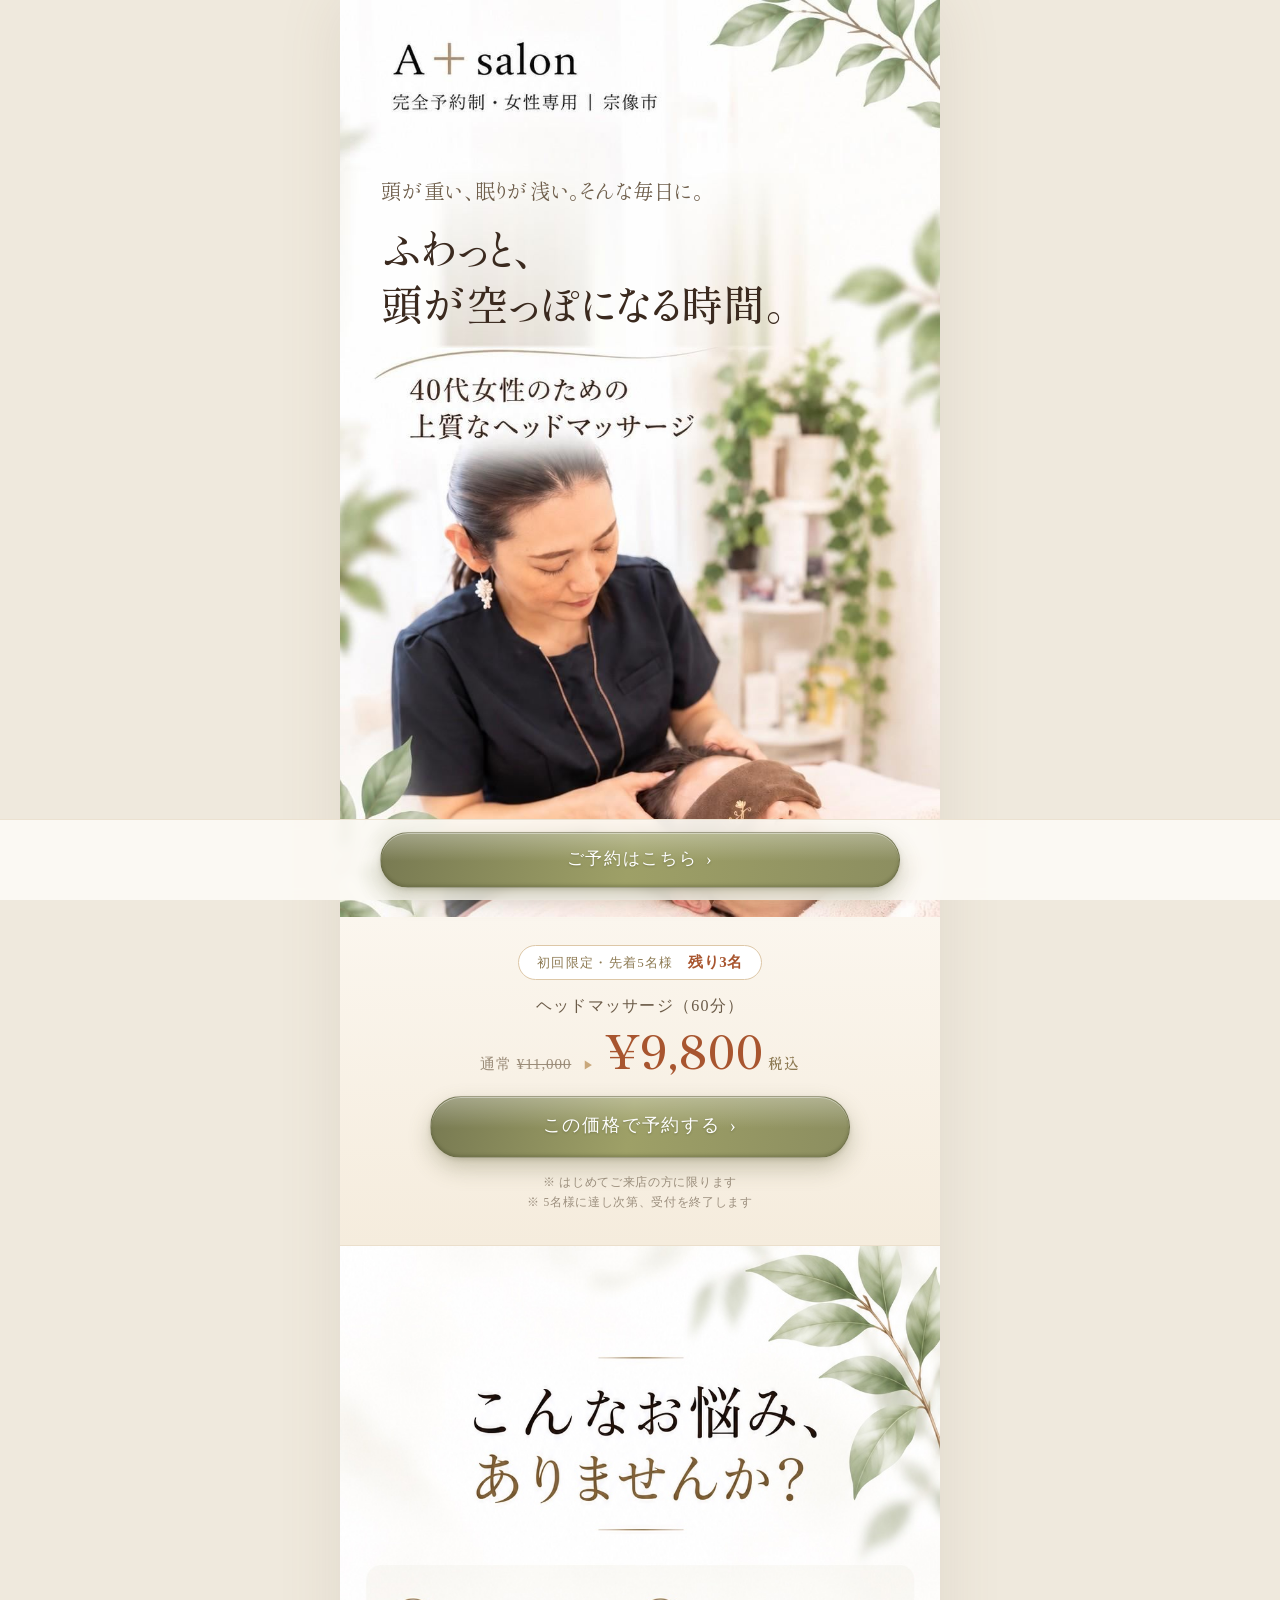
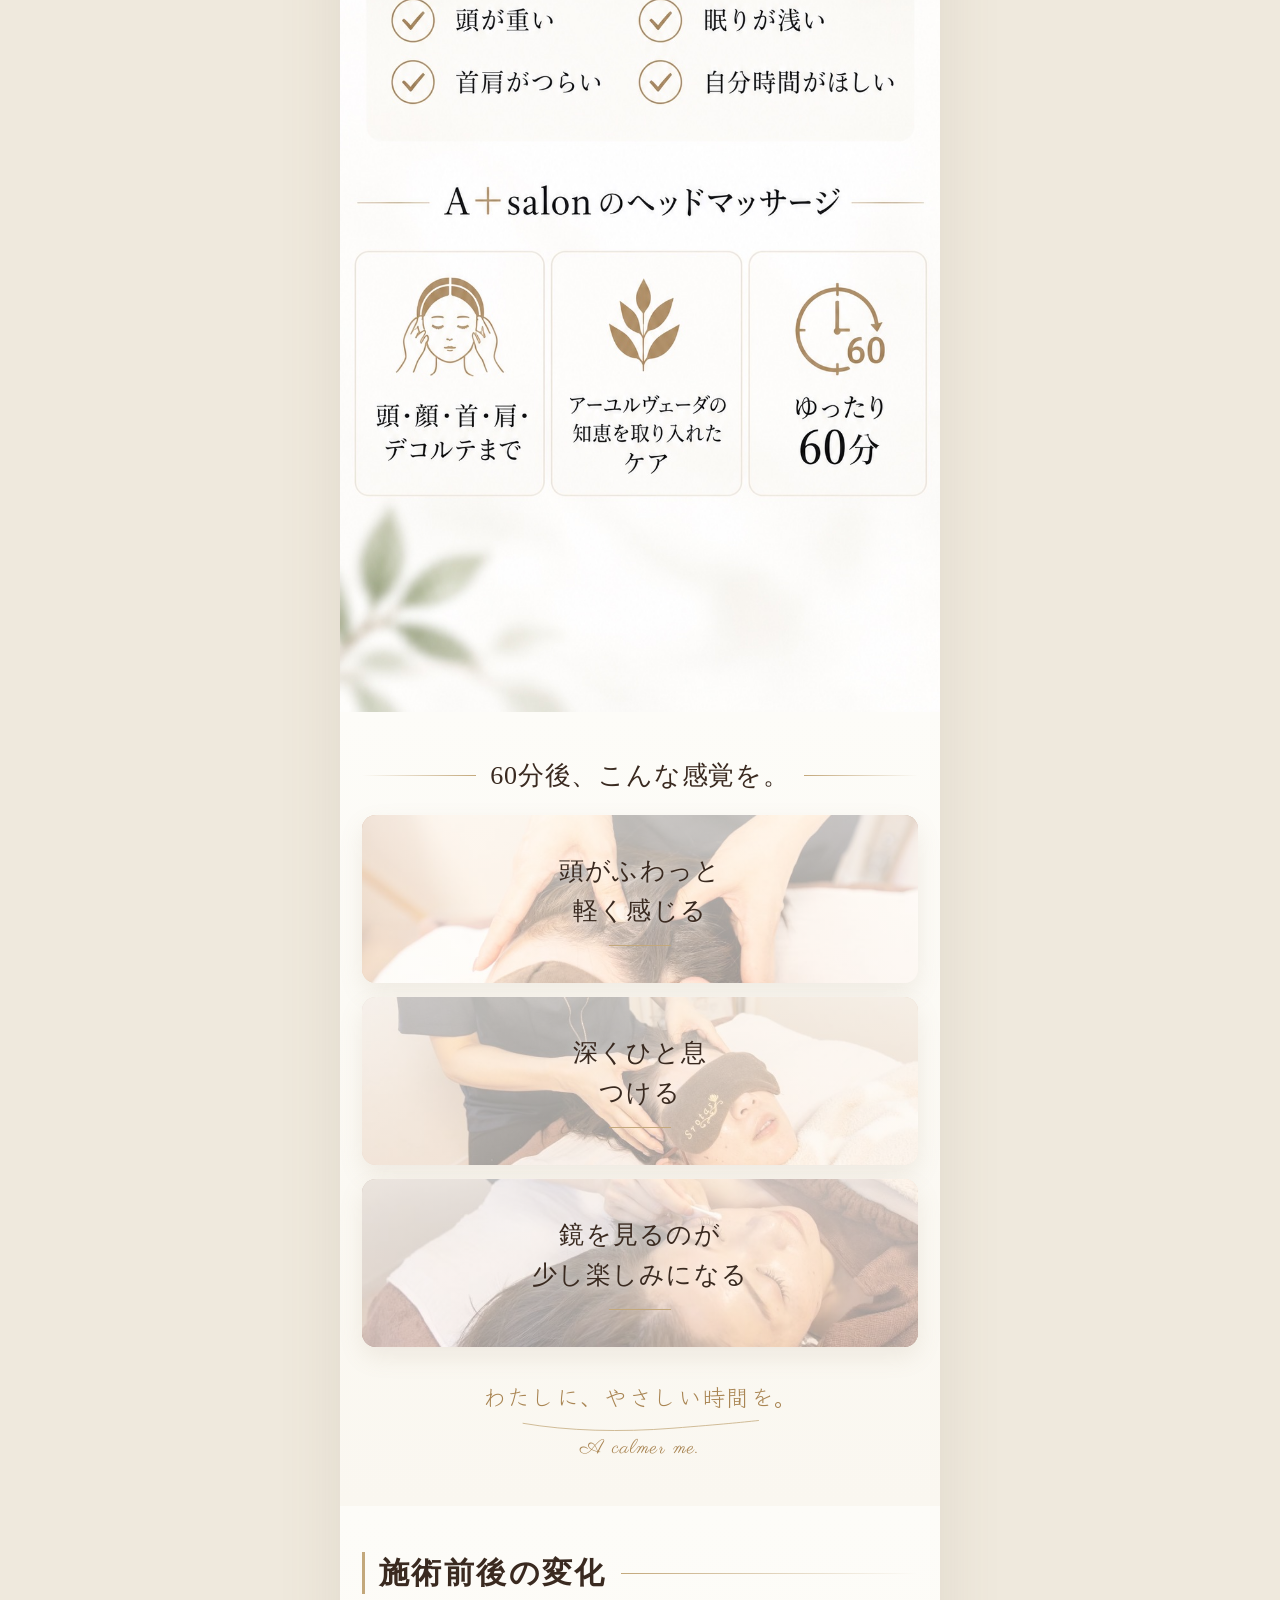
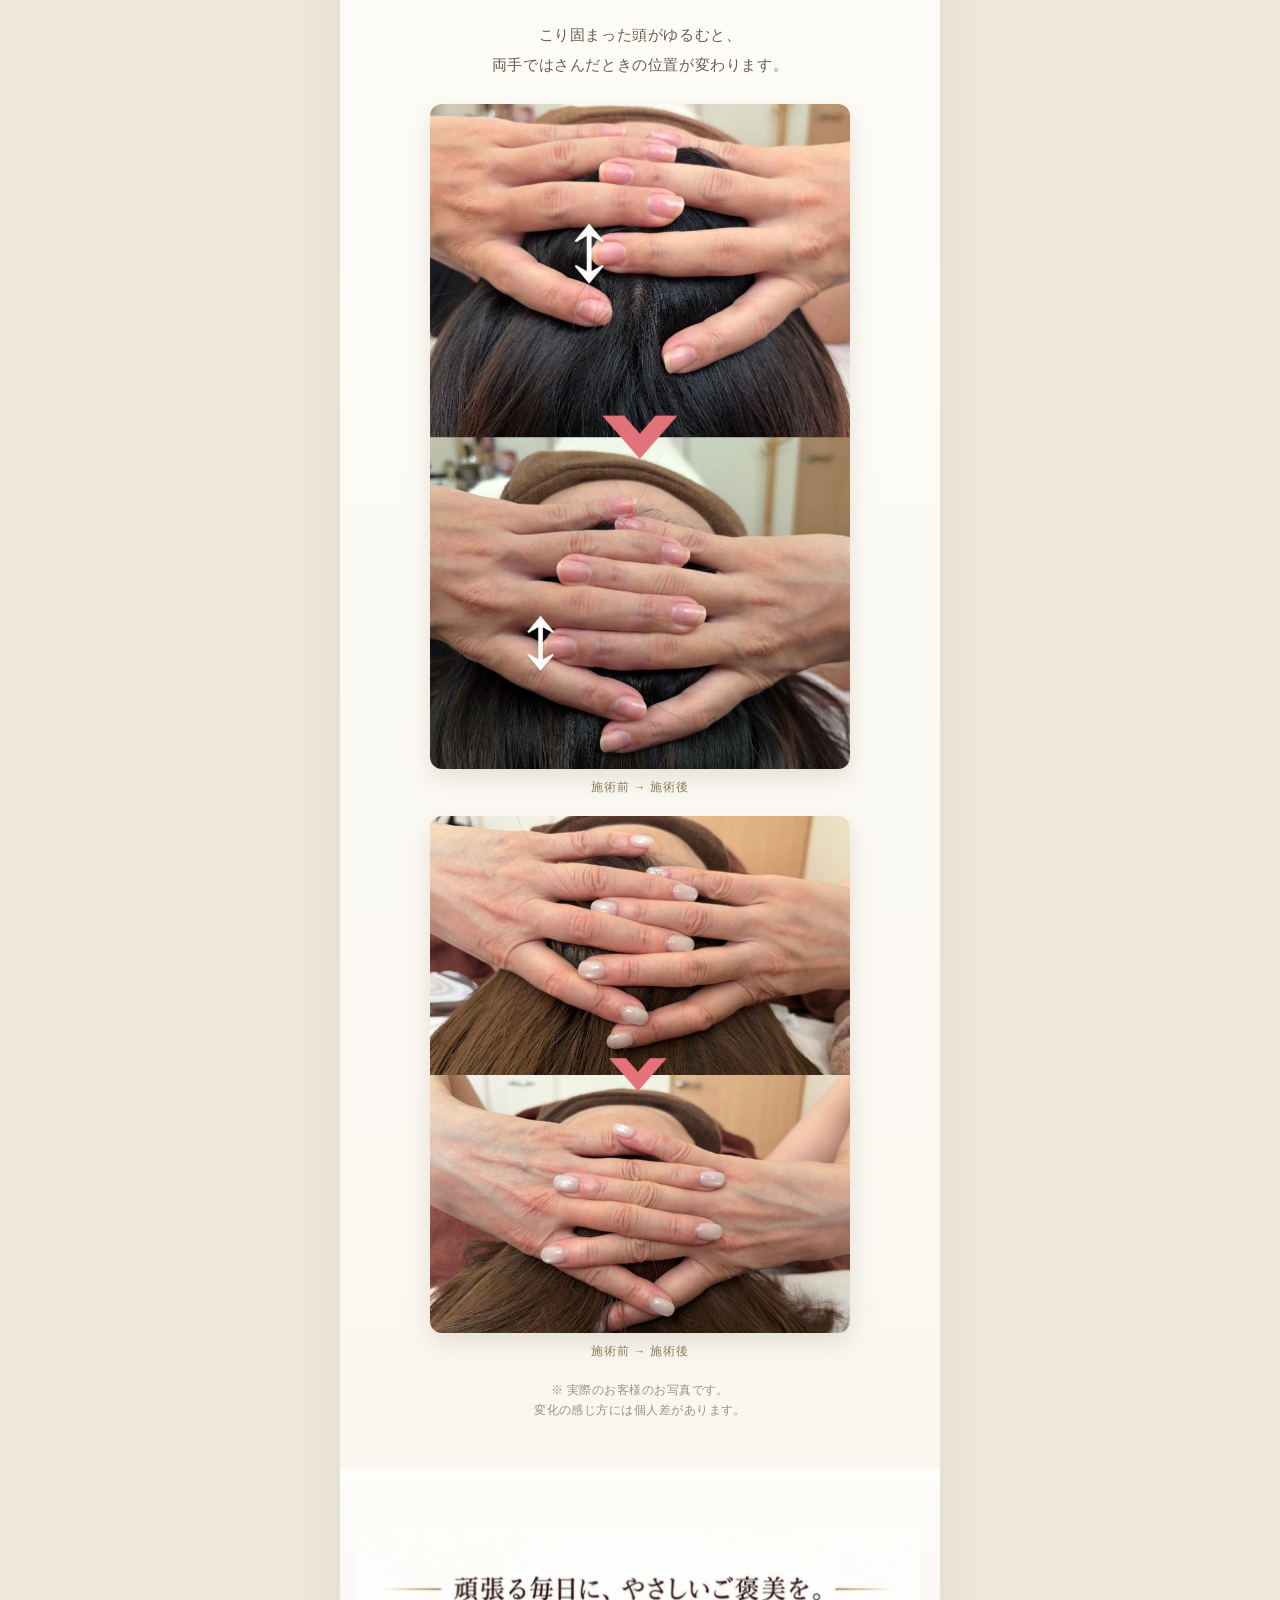
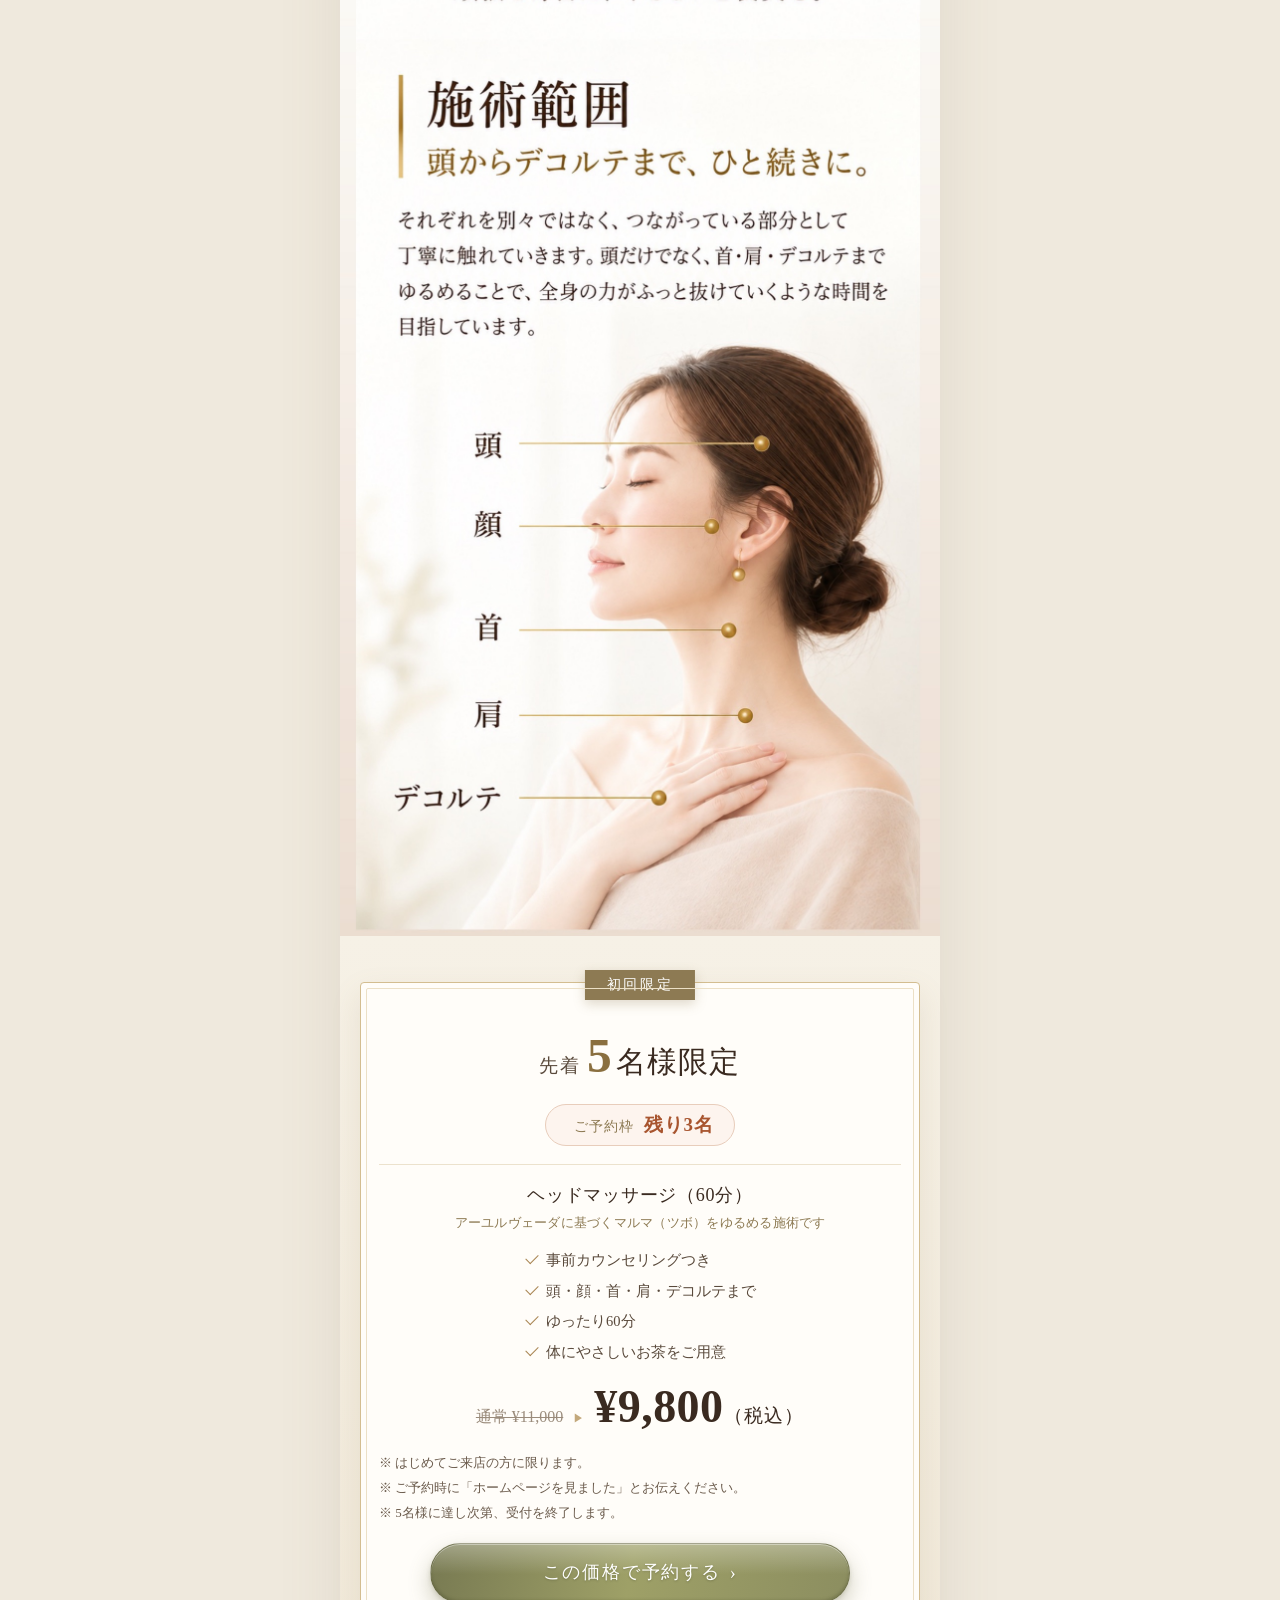
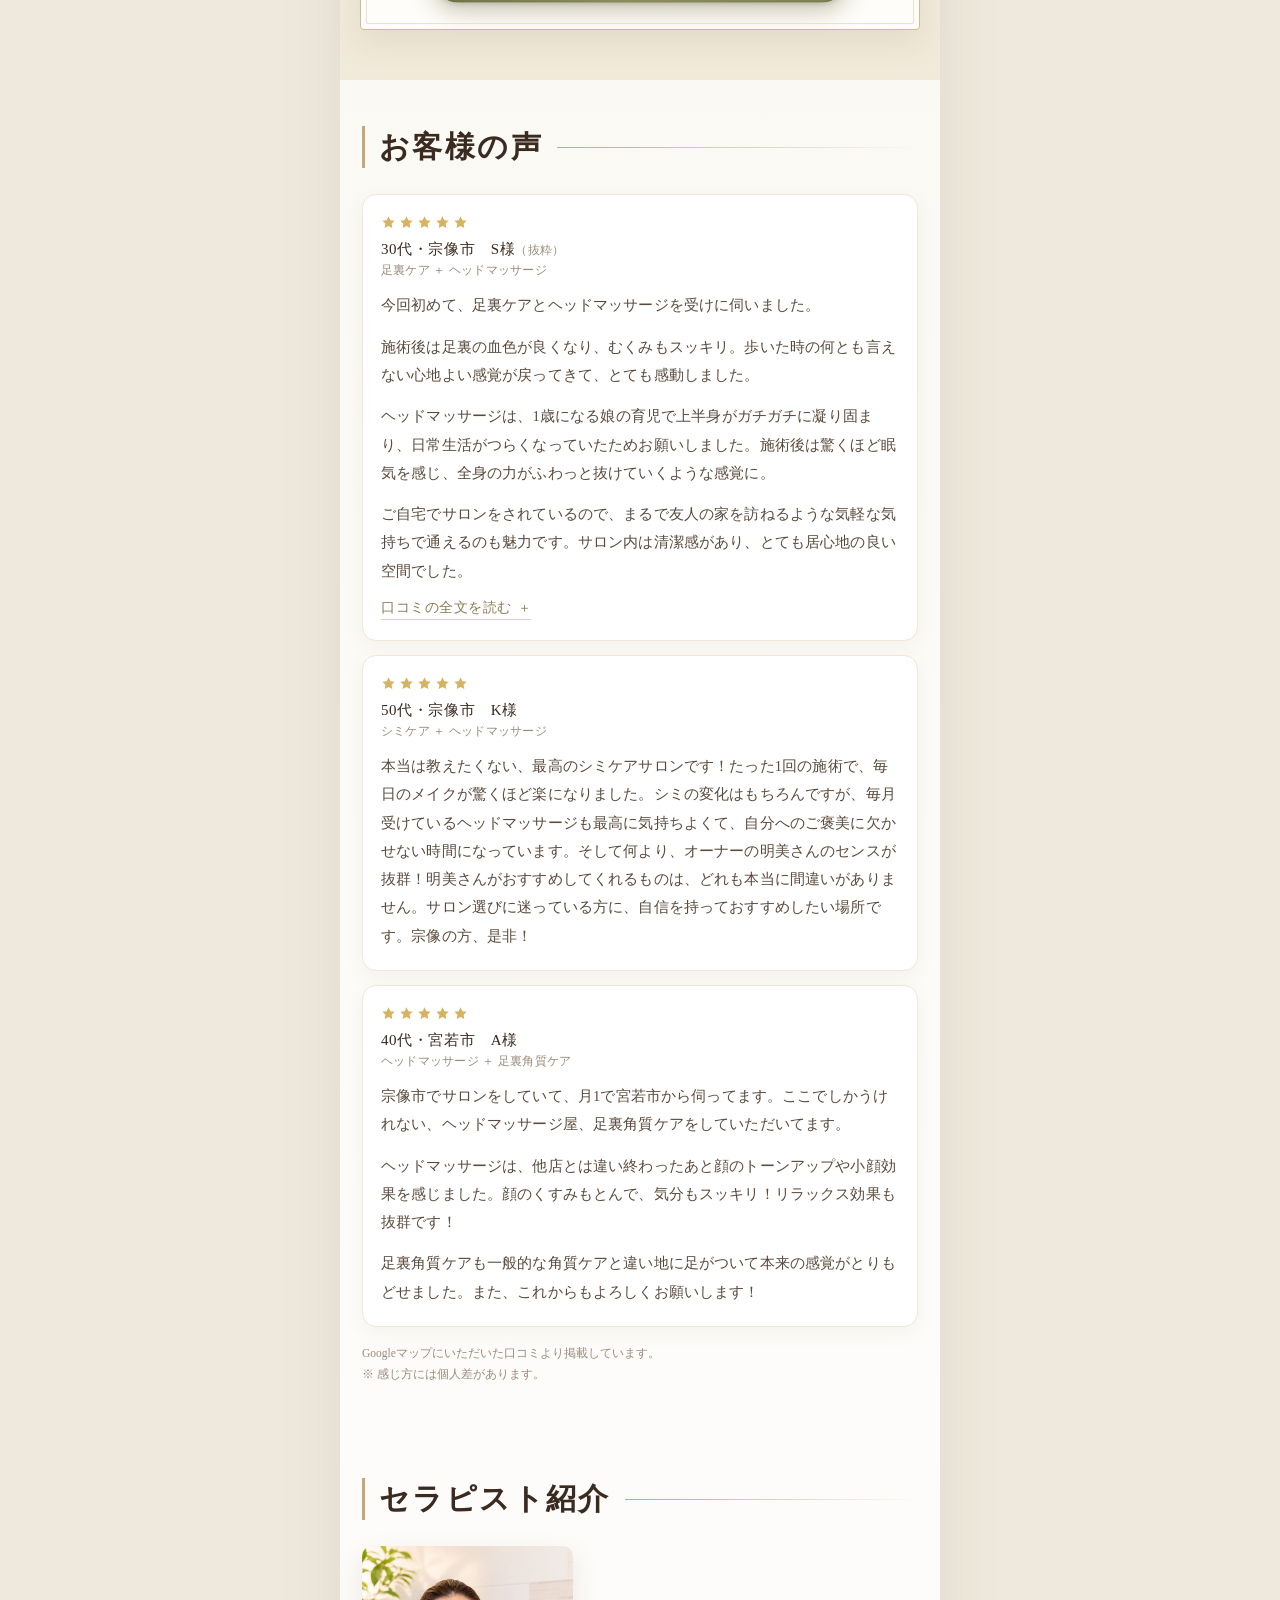
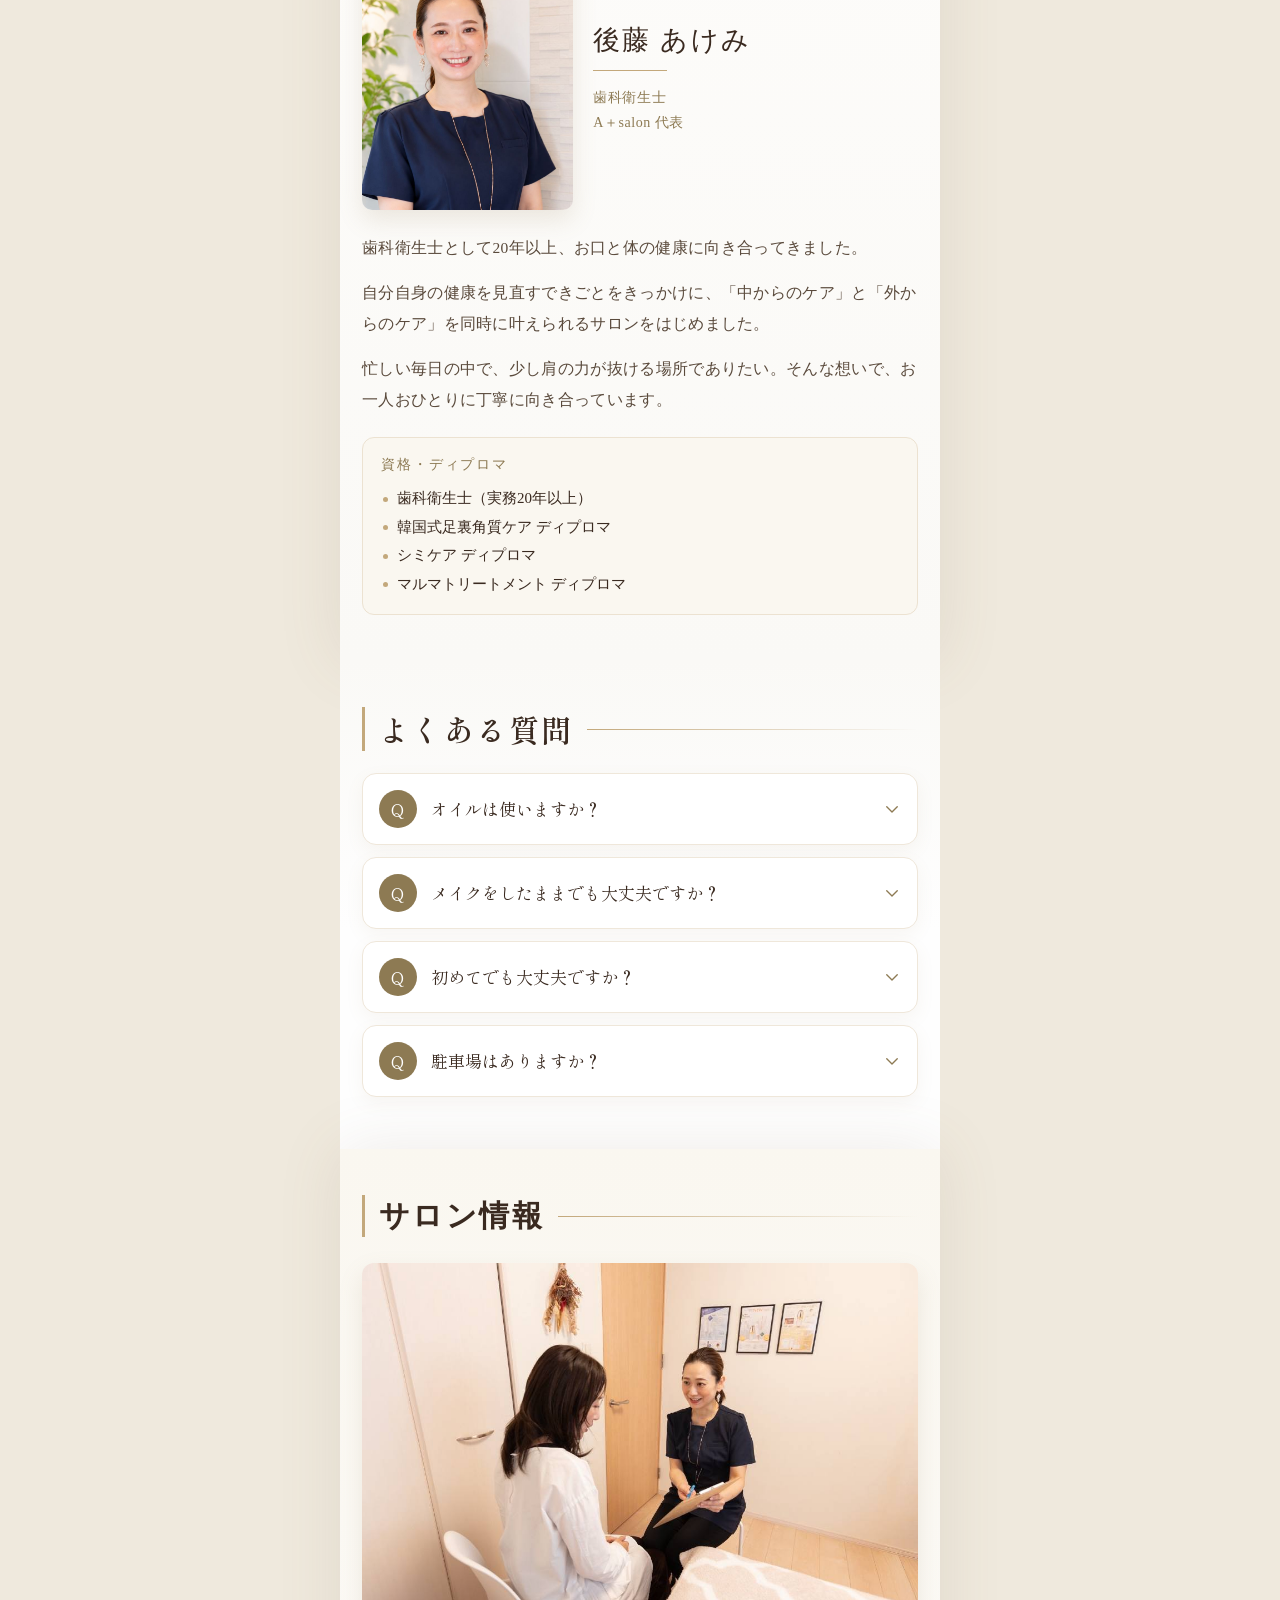
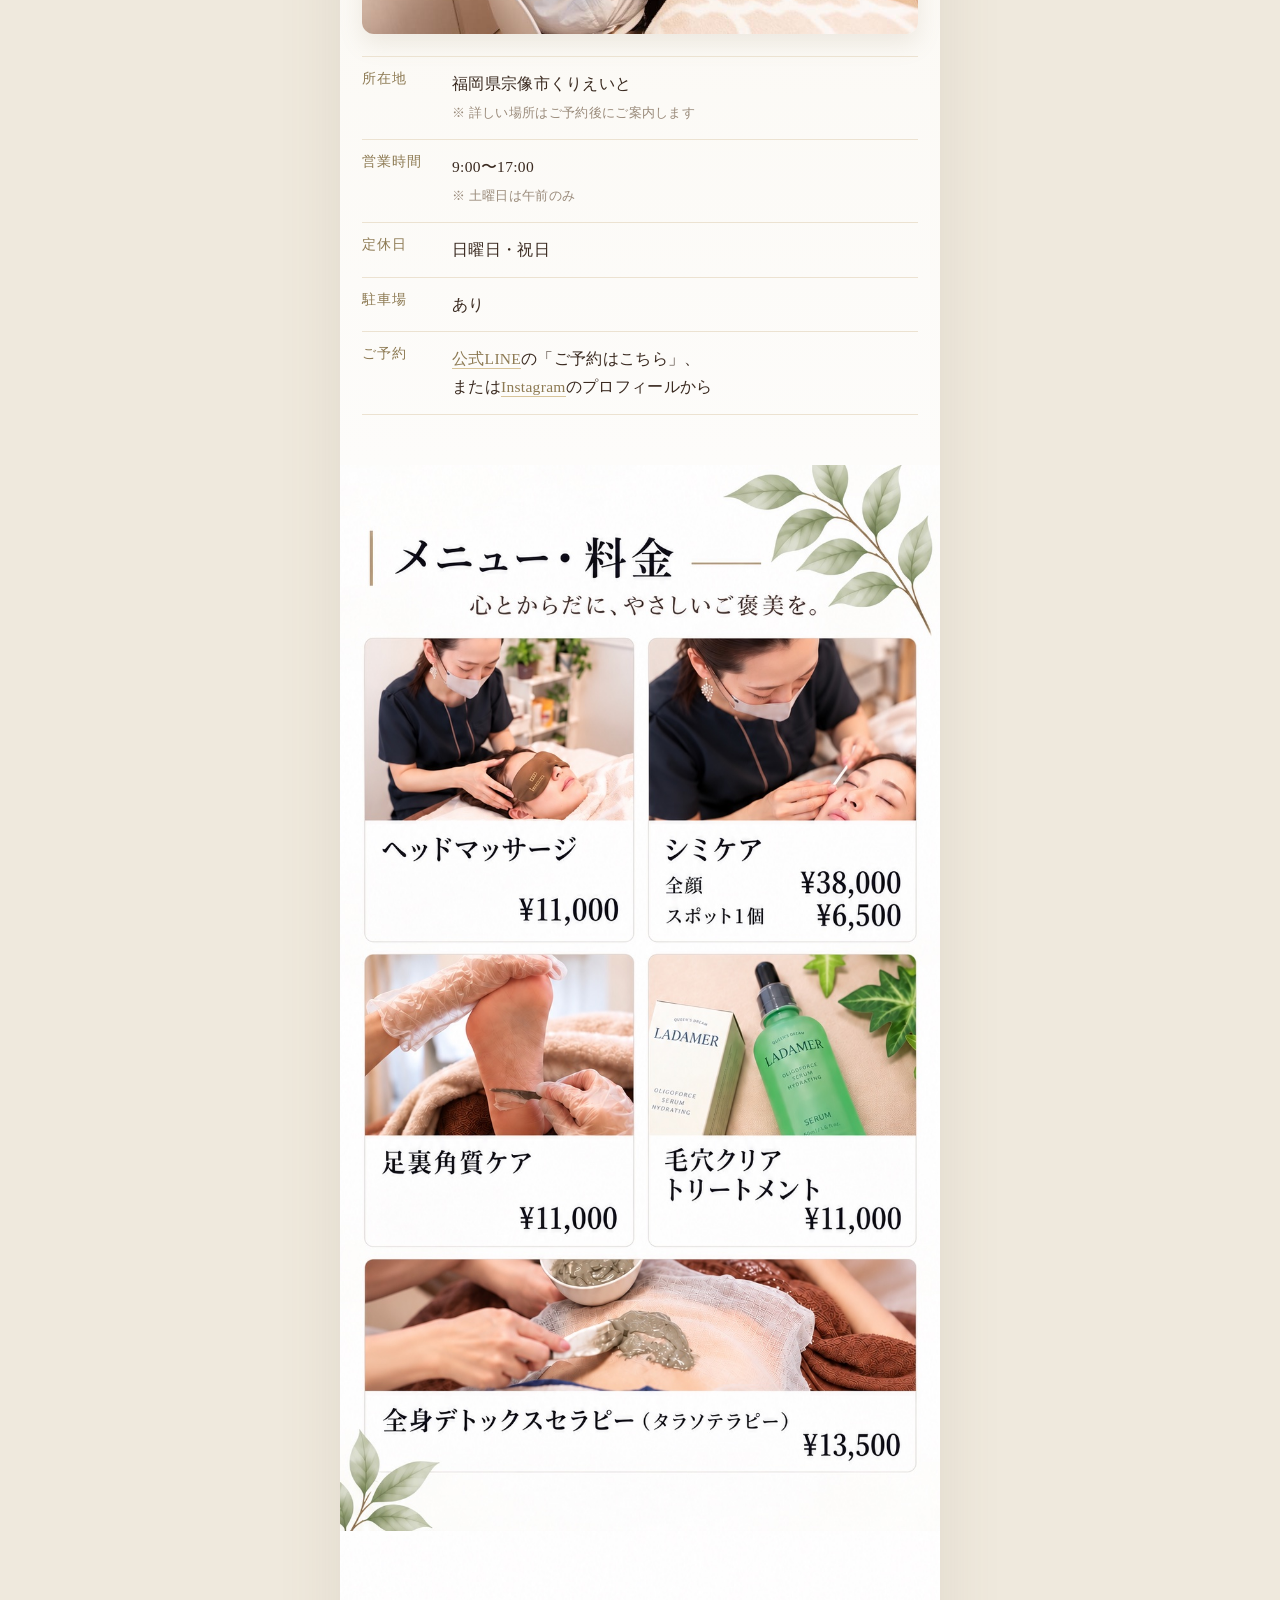
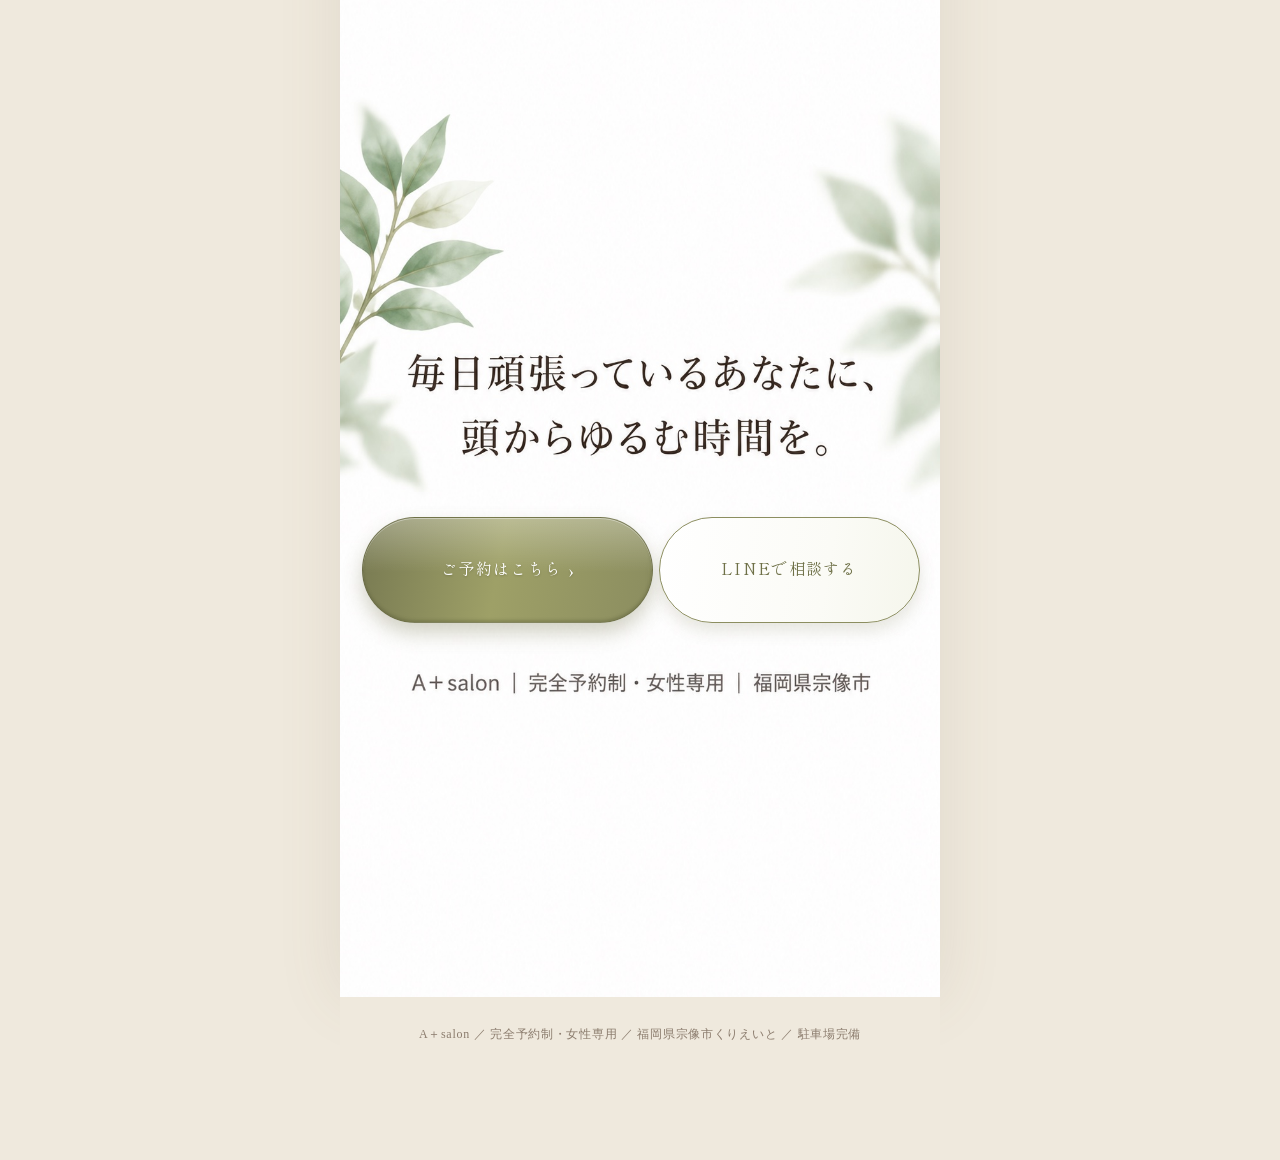
<file: index.html>
<!DOCTYPE html>
<html lang="ja">
<head>
<meta charset="UTF-8">
<meta name="viewport" content="width=device-width, initial-scale=1, viewport-fit=cover">
<title>A＋salon｜40代女性のための上質なヘッドマッサージ（福岡県宗像市・完全予約制／女性専用）</title>
<meta name="description" content="福岡県宗像市のA＋salon。頭・顔・首・肩・デコルテまで、アーユルヴェーダの知恵を取り入れたヘッドマッサージでゆったり60分。完全予約制・女性専用。">
<meta property="og:title" content="A＋salon｜ふわっと、頭が空っぽになる時間。">
<meta property="og:description" content="40代女性のための上質なヘッドマッサージ。わたしに、やさしい時間を。">
<meta property="og:type" content="website">
<meta property="og:image" content="assets/images/lp-01.jpg">
<link rel="preconnect" href="https://fonts.googleapis.com">
<link rel="preconnect" href="https://fonts.gstatic.com" crossorigin>
<link href="https://fonts.googleapis.com/css2?family=Klee+One&family=Parisienne&family=Shippori+Mincho:wght@400;500;600&display=swap" rel="stylesheet">
<style>
  *,*::before,*::after{ box-sizing:border-box; }
  html{ -webkit-text-size-adjust:100%; }
  body{
    margin:0;
    background:#efe9dd;
    color:#3a2a20;
    font-family:"Hiragino Mincho ProN","Yu Mincho",serif;
    /* 固定ボタンの高さぶん、下に余白をとる */
    padding-bottom:calc(84px + env(safe-area-inset-bottom, 0px));
  }
  /* デザイン画像をそのまま縦に並べるだけ（すき間なし） */
  .lp{
    max-width:600px;
    margin:0 auto;
    background:#fcfaf5;
    box-shadow:0 0 60px rgba(120,100,70,.12);
  }
  .lp img{
    display:block;
    width:100%;
    height:auto;
    margin:0;
    vertical-align:bottom;
  }

  /* 最後の画像の上に置くリンク（見た目は透明） */
  .lp__linked{ position:relative; display:block; }
/* 画像の上に置く本物のボタン（画像に描かれたボタンを覆っています） */
  .lp__imgbtn{
    position:absolute;
    display:flex;
    align-items:center;
    justify-content:center;
    gap:.4em;
    border-radius:999px;
    text-decoration:none;
    white-space:nowrap;
    letter-spacing:.08em;
    font-family:"Shippori Mincho","Hiragino Mincho ProN","Yu Mincho",serif;
    transition:background-position 1.1s ease, transform .25s ease, box-shadow .25s ease;
    -webkit-tap-highlight-color:rgba(140,142,96,.2);
  }
  .lp__imgbtn .lp__btn-label{
    position:relative;
    display:inline-block;
    padding-bottom:3px;
  }
  .lp__imgbtn .lp__btn-label::after{
    content:"";
    position:absolute;
    left:0;
    right:0;
    bottom:0;
    height:1.4px;
    border-radius:2px;
    transform:scaleX(0);
    transform-origin:left center;
    transition:transform .4s cubic-bezier(.22,.61,.36,1);
  }
  @media (hover:hover){
    .lp__imgbtn:hover{ background-position:100% 50%; transform:translateY(-2px); }
    .lp__imgbtn:hover .lp__btn-label::after{ transform:scaleX(1); }
  }
  .lp__imgbtn:active{ transform:translateY(1px); }
  .lp__imgbtn:focus-visible{ outline:3px solid #c3a87b; outline-offset:3px; }
  .lp__imgbtn:focus-visible .lp__btn-label::after{ transform:scaleX(1); }

  /* 1枚目：ゴールドブラウン */
  .lp__imgbtn--gold{
    color:#fff;
    font-size:clamp(12px,3.8vw,18px);
    border:1px solid rgba(118,101,64,.55);
    background-image:
      linear-gradient(180deg, rgba(255,255,255,.28) 0%, rgba(255,255,255,0) 52%),
      linear-gradient(100deg, #8a7750 0%, #a89265 22%, #99875f 46%, #b09a6c 70%, #8a7750 100%);
    background-size:100% 100%, 220% 100%;
    background-position:0 0, 0% 50%;
    box-shadow:
      0 10px 20px rgba(120,100,62,.30),
      inset 0 1px 0 rgba(255,255,255,.38),
      inset 0 -2px 3px rgba(90,74,42,.26);
    text-shadow:0 1px 2px rgba(90,74,42,.32);
  }
  .lp__imgbtn--gold .lp__btn-label::after{ background:rgba(255,255,255,.92); }

  /* 8枚目：ご予約（オリーブ） */
  .lp__imgbtn--olive{
    color:#fff;
    font-size:clamp(11px,3.4vw,16px);
    border:1px solid rgba(90,92,55,.55);
    background-image:
      linear-gradient(180deg, rgba(255,255,255,.30) 0%, rgba(255,255,255,0) 52%),
      linear-gradient(100deg, #787a52 0%, #9ea067 22%, #8c8e60 46%, #a3a56c 70%, #787a52 100%);
    background-size:100% 100%, 220% 100%;
    background-position:0 0, 0% 50%;
    box-shadow:
      0 10px 20px rgba(105,107,64,.30),
      inset 0 1px 0 rgba(255,255,255,.40),
      inset 0 -2px 3px rgba(70,72,40,.28);
    text-shadow:0 1px 2px rgba(70,72,40,.32);
  }
  .lp__imgbtn--olive .lp__btn-label::after{ background:rgba(255,255,255,.92); }

  /* 8枚目：LINE（白地に線） */
  .lp__imgbtn--line{
    color:#6f7148;
    font-size:clamp(11px,3.4vw,16px);
    border:1.5px solid #8c8e60;
    background-image:
      linear-gradient(100deg, #ffffff 0%, #fbfbf6 30%, #f4f5ea 50%, #fbfbf6 70%, #ffffff 100%);
    background-size:220% 100%;
    background-position:0% 50%;
    box-shadow:0 8px 16px rgba(105,107,64,.16);
  }
  .lp__imgbtn--line .lp__btn-label::after{ background:#8c8e60; }

  .lp__imgbtn--reserve{ left:3.7%;  top:54.9%;  width:48.5%;  height:10.0%; }
  .lp__imgbtn--linepos{ left:53.2%;  top:54.9%;  width:43.4%;  height:10.0%; }

  .foot{
    max-width:600px;
    margin:0 auto;
    padding:26px 24px calc(30px + env(safe-area-inset-bottom, 0px));
    background:#efe9dd;
    text-align:center;
    font-size:12px;
    line-height:1.9;
    letter-spacing:.06em;
    color:#8b7c6d;
  }

  /* スマホで常に出しておく予約ボタン（不要なら .fixed-cta ごと削除してください） */
  .fixed-cta{
    position:fixed;
    transition:transform .3s ease, opacity .3s ease;
    left:0; right:0; bottom:0;
    z-index:10;
    display:flex;
    justify-content:center;
    padding:12px 16px calc(12px + env(safe-area-inset-bottom, 0px));
    background:rgba(252,250,245,.92);
    backdrop-filter:blur(6px);
    border-top:1px solid #ece2d1;
  }
  .fixed-cta.is-hidden{
    transform:translateY(130%);
    opacity:0;
    pointer-events:none;
  }
.fixed-cta a{
  position:relative;
  display:flex;
  align-items:center;
  justify-content:center;
  gap:.5em;
  border-radius:999px;
  color:#fff;
  text-decoration:none;
  letter-spacing:.1em;
  border:1px solid rgba(90,92,55,.55);
  background-image:
    linear-gradient(180deg, rgba(255,255,255,.30) 0%, rgba(255,255,255,0) 52%),
    linear-gradient(100deg, #787a52 0%, #9ea067 22%, #8c8e60 46%, #a3a56c 70%, #787a52 100%);
  background-size:100% 100%, 220% 100%;
  background-position:0 0, 0% 50%;
  background-repeat:no-repeat;
  box-shadow:
    0 10px 22px rgba(105,107,64,.32),
    0 2px 4px rgba(105,107,64,.20),
    inset 0 1px 0 rgba(255,255,255,.40),
    inset 0 -2px 3px rgba(70,72,40,.28);
  text-shadow:0 1px 2px rgba(70,72,40,.35);
  transition:background-position 1.1s ease, transform .25s ease, box-shadow .25s ease;
}
.fixed-cta a .lp__btn-label{
  position:relative;
  display:inline-block;
  padding-bottom:3px;
}
.fixed-cta a .lp__btn-label::after{
  content:"";
  position:absolute;
  left:0;
  right:0;
  bottom:0;
  height:1.5px;
  background:rgba(255,255,255,.92);
  border-radius:2px;
  transform:scaleX(0);
  transform-origin:left center;
  transition:transform .4s cubic-bezier(.22,.61,.36,1);
}
@media (hover:hover){
  .fixed-cta a:hover{
    background-position:0 0, 100% 50%;
    transform:translateY(-2px);
    box-shadow:
      0 16px 30px rgba(105,107,64,.38),
      0 3px 6px rgba(105,107,64,.24),
      inset 0 1px 0 rgba(255,255,255,.50),
      inset 0 -2px 3px rgba(70,72,40,.28);
  }
  .fixed-cta a:hover .lp__btn-label::after{ transform:scaleX(1); }
}
.fixed-cta a:active{
  transform:translateY(1px);
  box-shadow:
    0 4px 10px rgba(105,107,64,.30),
    inset 0 2px 5px rgba(70,72,40,.35);
}
.fixed-cta a:focus-visible{ outline:3px solid #c3a87b; outline-offset:3px; }
.fixed-cta a:focus-visible .lp__btn-label::after{ transform:scaleX(1); }
.fixed-cta a{
  width:100%;
  max-width:520px;
  min-height:56px;
  font-size:clamp(14px,4.3vw,17px);
}
  @media (prefers-reduced-motion:no-preference){
    .fixed-cta a{ transition:opacity .2s ease; }
    .fixed-cta a:hover{ opacity:.85; }
  }

  /* 60分後、こんな感覚を。 */
  .lp__feel{
    padding:46px 22px 44px;
    background:linear-gradient(180deg,#fdfcf8 0%,#faf7f0 100%);
  }
  .lp__feel-head{
    display:flex;
    align-items:center;
    gap:14px;
    margin:0 0 22px;
    font-size:clamp(19px,5.6vw,26px);
    font-weight:500;
    letter-spacing:.03em;
    color:#3a2a20;
    white-space:nowrap;
  }
  .lp__feel-head::before,
  .lp__feel-head::after{
    content:"";
    flex:1 1 auto;
    height:1px;
    background:linear-gradient(90deg,transparent,#c3a87b);
  }
  .lp__feel-head::after{ background:linear-gradient(90deg,#c3a87b,transparent); }
  .lp__feel-list{ display:flex; flex-direction:column; gap:14px; }
  .lp__feel-card{
    position:relative;
    margin:0;
    min-height:168px;
    display:flex;
    align-items:center;
    justify-content:center;
    border-radius:14px;
    overflow:hidden;
    box-shadow:0 10px 24px rgba(150,125,90,.12);
  }
  .lp__feel-card img{
    position:absolute;
    inset:0;
    width:100%;
    height:100%;
    object-fit:cover;
  }
  .lp__feel-card::after{
    content:"";
    position:absolute;
    inset:0;
    background:linear-gradient(180deg,rgba(255,253,248,.72),rgba(255,253,248,.60));
  }
  .lp__feel-card figcaption{
    position:relative;
    z-index:1;
    padding:24px 18px 26px;
    text-align:center;
    font-size:clamp(17px,5.4vw,25px);
    line-height:1.6;
    letter-spacing:.05em;
    color:#3a2a20;
    text-shadow:0 1px 12px rgba(255,255,255,.95);
  }
  .lp__feel-card figcaption::after{
    content:"";
    display:block;
    width:62px;
    height:1px;
    margin:14px auto 0;
    background:#c3a87b;
  }
  .lp__script{ margin:32px 0 0; text-align:center; color:#a98553; }
  .lp__script-ja{
    display:block;
    font-family:"Klee One","Shippori Mincho",serif;
    font-size:clamp(17px,5.2vw,23px);
    letter-spacing:.06em;
  }
  .lp__swash{ display:block; width:min(240px,70%); height:14px; margin:4px auto; color:#c6ad80; }
  .lp__script-en{
    display:block;
    font-family:"Parisienne",cursive;
    font-size:clamp(15px,4.6vw,20px);
    letter-spacing:.06em;
  }

  /* サロン情報 */
  .lp__salon{
    padding:46px 22px 50px;
    background:linear-gradient(180deg,#faf7f0 0%,#fdfcfa 100%);
  }
  .lp__salon-photo{ margin:0 0 22px; }
  .lp__salon-photo img{
    width:100%;
    height:auto;
    border-radius:12px;
    box-shadow:0 10px 24px rgba(150,125,90,.14);
  }
  .lp__info{ margin:0; }
  .lp__info > div{
    display:grid;
    grid-template-columns:78px 1fr;
    gap:12px;
    padding:13px 0;
    border-bottom:1px solid #ece2d1;
  }
  .lp__info > div:first-child{ border-top:1px solid #ece2d1; }
  .lp__info dt{
    font-size:clamp(12.5px,3.5vw,14px);
    letter-spacing:.08em;
    color:#8d7a53;
  }
  .lp__info dd{
    margin:0;
    font-size:clamp(13px,3.8vw,15.5px);
    line-height:1.8;
    letter-spacing:.02em;
    color:#3a2a20;
  }  .lp__link{
    color:#8d7a53;
    text-decoration:none;
    border-bottom:1px solid #d8c49a;
    padding-bottom:1px;
  }
  .lp__link:focus-visible{ outline:2px solid #c3a87b; outline-offset:2px; }

  .lp__info dd span{ font-size:.82em; color:#9a8b7b; }

  /* 特別価格（初回限定） */
  .lp__offer{
    padding:46px 20px 50px;
    background:linear-gradient(180deg,#f6f1e6 0%,#f1e9d9 100%);
  }
  .lp__offer-box{
    position:relative;
    background:#fffdf9;
    border:1px solid #d3bd90;
    border-radius:4px;
    padding:34px 18px 26px;
    text-align:center;
    box-shadow:0 12px 30px rgba(150,125,90,.14);
  }
  .lp__offer-box::after{
    content:"";
    position:absolute;
    inset:5px;
    border:1px solid #ece0c6;
    border-radius:2px;
    pointer-events:none;
  }
  .lp__offer-seal{
    position:absolute;
    top:-13px;
    left:50%;
    transform:translateX(-50%);
    margin:0;
    padding:6px 22px;
    background:#8d7a53;
    color:#fff;
    font-size:clamp(12px,3.4vw,14px);
    letter-spacing:.18em;
    white-space:nowrap;
    box-shadow:0 4px 12px rgba(141,122,83,.28);
  }
  .lp__offer-limit{
    margin:6px 0 0;
    font-size:clamp(22px,6.6vw,30px);
    line-height:1.35;
    letter-spacing:.04em;
    color:#3a2a20;
  }
  .lp__offer-limit span{
    font-size:.62em;
    letter-spacing:.08em;
    color:#5a4a3c;
    padding-right:.2em;
  }
  .lp__offer-limit b{
    font-size:1.65em;
    font-weight:600;
    color:#8a6f3f;
    padding:0 .06em;
  }
  .lp__remain{
    display:inline-flex;
    align-items:baseline;
    gap:2px;
    margin:14px 0 0;
    padding:7px 20px;
    border-radius:999px;
    background:#fdf4ee;
    border:1px solid #e8cdbb;
    font-size:clamp(12px,3.4vw,14px);
    letter-spacing:.08em;
    color:#8d7a53;
  }
  .lp__remain b{
    font-size:1.35em;
    font-weight:600;
    letter-spacing:.04em;
    color:#a8552f;
  }

  .lp__offer-main{
    margin-top:18px;
    padding-top:18px;
    border-top:1px solid #ece2cd;
  }
  .lp__offer-menu{
    margin:0;
    font-size:clamp(15px,4.4vw,18px);
    letter-spacing:.04em;
    color:#3a2a20;
  }
  .lp__offer-menu span{
    display:block;
    margin-top:6px;
    font-size:clamp(11px,3.1vw,12.5px);
    line-height:1.7;
    letter-spacing:.02em;
    color:#8d7a53;
  }
  .lp__offer-incl{
    display:inline-flex;
    flex-direction:column;
    gap:6px;
    margin:14px 0 0;
    padding:0;
    list-style:none;
    text-align:left;
  }
  .lp__offer-incl li{
    position:relative;
    padding-left:22px;
    font-size:clamp(12.5px,3.5vw,14.5px);
    line-height:1.7;
    color:#5a4a3c;
  }
  .lp__offer-incl li::before{
    content:"";
    position:absolute;
    left:2px;
    top:.42em;
    width:12px;
    height:7px;
    border-left:1.6px solid #a98553;
    border-bottom:1.6px solid #a98553;
    transform:rotate(-45deg);
  }
  .lp__offer-price{
    display:flex;
    align-items:baseline;
    justify-content:center;
    flex-wrap:wrap;
    gap:2px 10px;
    margin:16px 0 0;
  }
  .lp__offer-was{
    font-size:clamp(13px,3.8vw,16px);
    color:#9a8b7b;
    text-decoration:line-through;
    text-decoration-thickness:1px;
  }
  .lp__offer-arrow{ font-size:11px; color:#c3a87b; }
  .lp__offer-now{
    font-size:clamp(34px,10vw,46px);
    font-weight:600;
    letter-spacing:.01em;
    color:#3a2a20;
    font-variant-numeric:tabular-nums;
  }
  .lp__offer-now span{ font-size:.42em; font-weight:400; letter-spacing:.06em; }
  .lp__offer-note{
    margin:18px 0 0;
    font-size:clamp(11.5px,3.3vw,13px);
    line-height:1.9;
    color:#6b5b4c;
    text-align:left;
  }
.lp__offer-btn{
  position:relative;
  display:flex;
  align-items:center;
  justify-content:center;
  gap:.5em;
  border-radius:999px;
  color:#fff;
  text-decoration:none;
  letter-spacing:.1em;
  border:1px solid rgba(90,92,55,.55);
  background-image:
    linear-gradient(180deg, rgba(255,255,255,.30) 0%, rgba(255,255,255,0) 52%),
    linear-gradient(100deg, #787a52 0%, #9ea067 22%, #8c8e60 46%, #a3a56c 70%, #787a52 100%);
  background-size:100% 100%, 220% 100%;
  background-position:0 0, 0% 50%;
  background-repeat:no-repeat;
  box-shadow:
    0 10px 22px rgba(105,107,64,.32),
    0 2px 4px rgba(105,107,64,.20),
    inset 0 1px 0 rgba(255,255,255,.40),
    inset 0 -2px 3px rgba(70,72,40,.28);
  text-shadow:0 1px 2px rgba(70,72,40,.35);
  transition:background-position 1.1s ease, transform .25s ease, box-shadow .25s ease;
}
.lp__offer-btn .lp__btn-label{
  position:relative;
  display:inline-block;
  padding-bottom:3px;
}
.lp__offer-btn .lp__btn-label::after{
  content:"";
  position:absolute;
  left:0;
  right:0;
  bottom:0;
  height:1.5px;
  background:rgba(255,255,255,.92);
  border-radius:2px;
  transform:scaleX(0);
  transform-origin:left center;
  transition:transform .4s cubic-bezier(.22,.61,.36,1);
}
@media (hover:hover){
  .lp__offer-btn:hover{
    background-position:0 0, 100% 50%;
    transform:translateY(-2px);
    box-shadow:
      0 16px 30px rgba(105,107,64,.38),
      0 3px 6px rgba(105,107,64,.24),
      inset 0 1px 0 rgba(255,255,255,.50),
      inset 0 -2px 3px rgba(70,72,40,.28);
  }
  .lp__offer-btn:hover .lp__btn-label::after{ transform:scaleX(1); }
}
.lp__offer-btn:active{
  transform:translateY(1px);
  box-shadow:
    0 4px 10px rgba(105,107,64,.30),
    inset 0 2px 5px rgba(70,72,40,.35);
}
.lp__offer-btn:focus-visible{ outline:3px solid #c3a87b; outline-offset:3px; }
.lp__offer-btn:focus-visible .lp__btn-label::after{ transform:scaleX(1); }
.lp__offer-btn{
  margin:18px auto 0;
  max-width:420px;
  min-height:60px;
  font-size:clamp(15px,4.6vw,18px);
}


  /* 施術前後の変化 */
  .lp__ba{
    padding:46px 22px 48px;
    background:linear-gradient(180deg,#fdfcf8 0%,#faf7f0 100%);
  }
  .lp__ba-lead{
    margin:0 0 24px;
    font-size:clamp(13px,3.8vw,15px);
    line-height:2;
    letter-spacing:.04em;
    color:#6b5b48;
    text-align:center;
  }
  .lp__ba-item{
    margin:0 auto 20px;
    max-width:420px;
  }
  .lp__ba-item img{
    display:block;
    width:100%;
    height:auto;
    border-radius:12px;
    box-shadow:0 10px 24px rgba(120,100,70,.16);
  }
  .lp__ba-cap{
    margin:10px 0 0;
    font-size:12px;
    letter-spacing:.08em;
    color:#8d7a53;
    text-align:center;
  }
  .lp__ba-note{
    margin:16px 0 0;
    font-size:11.5px;
    line-height:1.8;
    letter-spacing:.04em;
    color:#9c8f7e;
    text-align:center;
  }

  /* 1枚目のキャッチコピー（画像の上に文字をのせています。文言はHTML側を書き換えてください） */
  .lp__hero{ position:relative; display:block; }
  .lp__hero-copy{
    position:absolute;
    left:6.8%;
    top:19.0%;
    margin:0;
    font-family:"Shippori Mincho","Hiragino Mincho ProN","Yu Mincho",serif;
    font-feature-settings:"palt" 1;
    color:#3b2a1f;
  }
  .lp__hero-lead{
    display:block;
    margin-bottom:.7em;
    font-size:min(3.4vw,20.4px);
    line-height:1.6;
    letter-spacing:.06em;
    color:#6f5f4c;
  }
  .lp__hero-main{
    display:block;
    font-weight:500;
    font-size:min(7.0vw,42px);
    line-height:1.3;
    letter-spacing:0;
  }

  /* ファーストビュー直下：ページ上部で見せる予約ボタンはここ1つだけ */
  .lp__first{
    padding:28px 22px 32px;
    background:linear-gradient(180deg,#fbf6ee 0%,#f5ecdd 100%);
    border-bottom:1px solid #ebdfcc;
    text-align:center;
  }
  .lp__first-badge{
    display:inline-block;
    margin:0;
    padding:7px 18px;
    border:1px solid #ddc7a7;
    border-radius:999px;
    background:#fff;
    font-size:clamp(11px,3.2vw,13px);
    letter-spacing:.1em;
    color:#8d7a53;
  }
  .lp__first-badge b{
    font-weight:600;
    font-size:1.15em;
    letter-spacing:.04em;
    color:#a8552f;
  }
  .lp__first-menu{
    margin:16px 0 0;
    font-size:clamp(13px,3.9vw,16px);
    letter-spacing:.08em;
    color:#6b5b48;
  }
  .lp__first-price{
    display:flex;
    align-items:baseline;
    justify-content:center;
    flex-wrap:wrap;
    gap:4px 12px;
    margin:6px 0 0;
  }
  .lp__first-was{
    font-size:clamp(13px,3.7vw,15px);
    letter-spacing:.06em;
    color:#9b8c79;
  }
  .lp__first-was s{ text-decoration-thickness:1px; }
  .lp__first-arrow{
    font-size:11px;
    color:#c9a87c;
  }
  .lp__first-now{
    font-family:"Shippori Mincho","Hiragino Mincho ProN","Yu Mincho",serif;
    font-size:clamp(34px,10vw,46px);
    font-weight:600;
    line-height:1.15;
    letter-spacing:.02em;
    color:#a8552f;
  }
  .lp__first-now span{
    margin-left:4px;
    font-size:.32em;
    letter-spacing:.06em;
    color:#8d7a53;
  }
  .lp__first-note{
    margin:14px 0 0;
    font-size:11.5px;
    line-height:1.8;
    letter-spacing:.06em;
    color:#9c8f7e;
  }
  .lp__first-btn{ margin-top:20px; min-height:62px; }

  /* お客様の声 */
  .lp__voice{
    padding:46px 22px 50px;
    background:linear-gradient(180deg,#fbf9f4 0%,#fdfcfa 100%);
  }
  .lp__voice-list{ display:flex; flex-direction:column; gap:14px; }
  .lp__voice-card{
    background:#fff;
    border:1px solid #efe7da;
    border-radius:14px;
    padding:20px 18px;
    box-shadow:0 6px 18px rgba(150,125,90,.07);
  }
  .lp__stars{ display:flex; gap:3px; color:#d6b263; margin-bottom:10px; }
  .lp__star{ width:15px; height:15px; }
  .lp__voice-who{
    margin:0 0 12px;
    font-size:clamp(13px,3.8vw,15px);
    letter-spacing:.04em;
    color:#3a2a20;
  }
  .lp__voice-who span{
    display:block;
    margin-top:3px;
    font-size:.82em;
    letter-spacing:.02em;
    color:#9a8b7b;
  }
  .lp__voice-card p:not(.lp__voice-who){
    margin:0 0 .9em;
    font-size:clamp(12.5px,3.6vw,14.5px);
    line-height:1.95;
    letter-spacing:.01em;
    color:#5a4a3c;
  }
  .lp__voice-card p:last-child{ margin-bottom:0; }
  .lp__voice-note{
    margin:16px 0 0;
    font-size:11.5px;
    line-height:1.8;
    color:#9a8b7b;
  }

  .lp__voice-who em{
    font-style:normal;
    font-size:.82em;
    color:#9a8b7b;
    letter-spacing:.02em;
  }
  .lp__more{ margin-top:6px; }
  .lp__more > summary{
    list-style:none;
    cursor:pointer;
    display:inline-flex;
    align-items:center;
    gap:6px;
    font-size:clamp(12px,3.4vw,13.5px);
    letter-spacing:.04em;
    color:#8d7a53;
    border-bottom:1px solid #e0d2b4;
    padding-bottom:2px;
  }
  .lp__more > summary::-webkit-details-marker{ display:none; }
  .lp__more > summary::marker{ content:""; }
  .lp__more > summary::after{ content:"＋"; font-size:.95em; }
  .lp__more[open] > summary::after{ content:"−"; }
  .lp__more[open] > summary{ margin-bottom:10px; }
  .lp__more > summary:focus-visible{ outline:2px solid #c3a87b; outline-offset:3px; }

  /* セラピスト紹介（写真サイズは .lp__photo の width で調整できます） */
  .lp__therapist{
    padding:44px 22px 46px;
    background:linear-gradient(180deg,#fdfcfa 0%,#faf9f6 100%);
  }
  .lp__head{
    display:flex;
    align-items:center;
    gap:14px;
    margin:0 0 26px;
    padding-left:14px;
    border-left:3px solid #c3a87b;
    font-size:clamp(22px,6.8vw,30px);
    font-weight:600;
    letter-spacing:.08em;
    line-height:1.4;
    color:#3a2a20;
    white-space:nowrap;
  }
  .lp__head::after{
    content:"";
    flex:1 1 auto;
    height:1px;
    background:linear-gradient(90deg,#c3a87b,rgba(195,168,123,0));
  }
  .lp__thera-body{
    display:grid;
    grid-template-columns:38% 1fr;
    gap:20px;
    align-items:center;
  }
  .lp__photo{ margin:0; }
  .lp__photo img{
    width:100%;
    height:auto;
    border-radius:10px;
    box-shadow:0 10px 24px rgba(150,125,90,.16);
  }
  .lp__name{
    margin:0;
    font-size:clamp(20px,6vw,27px);
    letter-spacing:.08em;
    color:#3a2a20;
  }
  .lp__name::after{
    content:"";
    display:block;
    width:74px;
    height:1px;
    margin:12px 0 14px;
    background:#c3a87b;
  }
  .lp__msg{
    margin:0;
    font-size:clamp(12.5px,3.7vw,15px);
    line-height:2;
    letter-spacing:.02em;
    color:#5a4a3c;
  }

  .lp__role{
    margin:10px 0 0;
    font-size:clamp(12px,3.4vw,14px);
    line-height:1.8;
    letter-spacing:.04em;
    color:#8d7a53;
  }
  .lp__thera-text{ margin-top:22px; }
  .lp__thera-text p{
    margin:0 0 .9em;
    font-size:clamp(13px,3.7vw,15.5px);
    line-height:2;
    letter-spacing:.02em;
    color:#5a4a3c;
  }
  .lp__thera-text p:last-child{ margin-bottom:0; }
  .lp__credit{
    margin-top:22px;
    padding:18px 18px 16px;
    background:#faf7f0;
    border:1px solid #ece2d1;
    border-radius:12px;
  }
  .lp__credit-title{
    margin:0 0 10px;
    font-size:clamp(12px,3.3vw,13.5px);
    letter-spacing:.14em;
    color:#8d7a53;
  }
  .lp__credit ul{ margin:0; padding:0; list-style:none; }
  .lp__credit li{
    position:relative;
    padding-left:16px;
    font-size:clamp(12.5px,3.6vw,15px);
    line-height:1.9;
    color:#3a2a20;
  }
  .lp__credit li::before{
    content:"";
    position:absolute;
    left:2px;
    top:.85em;
    width:5px;
    height:5px;
    border-radius:50%;
    background:#c3a87b;
  }

  /* よくある質問（ここだけ画像ではなく、開閉できるHTMLにしています） */
  .faq{
    max-width:600px;
    margin:0 auto;
    padding:46px 22px 52px;
    background:linear-gradient(180deg,#faf9f6 0%,#fefefe 55%,#fefefe 100%);
    font-family:"Shippori Mincho","Hiragino Mincho ProN","Yu Mincho",serif;
  }
  .faq__head{
    display:flex;
    align-items:center;
    gap:14px;
    margin:0 0 22px;
    padding-left:14px;
    border-left:3px solid #c3a87b;
    font-size:clamp(22px,6.8vw,30px);
    font-weight:600;
    letter-spacing:.08em;
    color:#3a2a20;
    white-space:nowrap;
  }
  .faq__head::after{
    content:"";
    flex:1 1 auto;
    height:1px;
    background:linear-gradient(90deg,#c3a87b,rgba(195,168,123,0));
  }
  .faq__list{ display:flex; flex-direction:column; gap:12px; }
  .faq__item{
    background:#fff;
    border:1px solid #efe7da;
    border-radius:14px;
    box-shadow:0 6px 18px rgba(150,125,90,.07);
    overflow:hidden;
  }
  .faq__q{
    display:flex;
    align-items:center;
    gap:14px;
    padding:16px;
    list-style:none;
    cursor:pointer;
    font-size:clamp(14px,4.2vw,17px);
    line-height:1.55;
    color:#3a2a20;
  }
  .faq__q::-webkit-details-marker{ display:none; }
  .faq__q::marker{ content:""; }
  .faq__q:focus-visible{ outline:2px solid #c3a87b; outline-offset:-4px; }
  .faq__mark{
    flex:0 0 auto;
    width:38px;
    height:38px;
    border-radius:50%;
    background:#8d7a53;
    color:#fff;
    display:flex;
    align-items:center;
    justify-content:center;
    font-size:18px;
    line-height:1;
  }
  .faq__text{ flex:1 1 auto; }
  .faq__chev{
    flex:0 0 auto;
    width:18px;
    height:18px;
    color:#8d7a53;
    transition:transform .25s ease;
  }
  .faq__item[open] .faq__chev{ transform:rotate(180deg); }
  .faq__a{
    display:flex;
    gap:14px;
    padding:0 16px 18px;
    font-size:clamp(13px,3.8vw,15px);
    line-height:1.95;
    color:#5a4a3c;
  }
  .faq__a .faq__mark{ background:#efe7da; color:#8d7a53; }
  @media (prefers-reduced-motion:reduce){
    .faq__chev{ transition:none; }
  }

  @media (prefers-reduced-motion:reduce){
    .lp__offer-btn, .fixed-cta a, .lp__imgbtn{ transition:none; }
    .lp__offer-btn:hover, .fixed-cta a:hover{ transform:none; }
  }
</style>
</head>
<body>

<!-- ============================================================
     デザイン画像をそのまま掲載
     assets/images/lp-01.jpg 〜 lp-05.jpg を差し替えてください
     （画像を追加・削除するときは <img> を増やす／減らすだけ）
     ============================================================ -->
<div class="lp">
  <!-- 1枚目：ファーストビュー（キャッチコピーは下の .lp__hero-copy の文字を書き換えてください） -->
  <div class="lp__hero">
    <img src="assets/images/lp-01.jpg" alt="A＋salon／ふわっと、頭が空っぽになる時間。40代女性のための上質なヘッドマッサージ（完全予約制・女性専用／宗像市）">
    <div class="lp__hero-copy">
      <span class="lp__hero-lead">頭が重い、眠りが浅い。そんな毎日に。</span>
      <span class="lp__hero-main">ふわっと、<br>頭が空っぽになる時間。</span>
    </div>
  </div>

  <!-- ページ上部に出す予約ボタンは、この1つだけにしています -->
  <section class="lp__first">
    <p class="lp__first-badge">初回限定・先着5名様　<b>残り3名</b></p>
    <p class="lp__first-menu">ヘッドマッサージ（60分）</p>
    <p class="lp__first-price">
      <span class="lp__first-was">通常 <s>¥11,000</s></span>
      <span class="lp__first-arrow" aria-hidden="true">▶</span>
      <span class="lp__first-now">¥9,800<span>税込</span></span>
    </p>
    <a class="lp__offer-btn lp__first-btn" href="https://utage-system.com/p/iQg0VtOIWxzt?utm_source=lp&amp;utm_medium=web&amp;utm_content=hero"><span class="lp__btn-label">この価格で予約する</span><span aria-hidden="true">›</span></a>
    <p class="lp__first-note">※ はじめてご来店の方に限ります<br>※ 5名様に達し次第、受付を終了します</p>
  </section>
  <img src="assets/images/lp-02.jpg" alt="こんなお悩みありませんか？ 頭が重い・眠りが浅い・首肩がつらい・自分時間がほしい。A＋salonのヘッドマッサージは、頭・顔・首・肩・デコルテまで、アーユルヴェーダの知恵を取り入れたケアをゆったり60分。">

  <!-- 60分後、こんな感覚を。（サロンの実写） -->
  <section class="lp__feel">
    <h2 class="lp__feel-head">60分後、こんな感覚を。</h2>
    <div class="lp__feel-list">
      <figure class="lp__feel-card">
        <img src="assets/images/feel-01.jpg" alt="">
        <figcaption>頭がふわっと<br>軽く感じる</figcaption>
      </figure>
      <figure class="lp__feel-card">
        <img src="assets/images/feel-02.jpg" alt="">
        <figcaption>深くひと息<br>つける</figcaption>
      </figure>
      <figure class="lp__feel-card">
        <img src="assets/images/feel-03.jpg" alt="">
        <figcaption>鏡を見るのが<br>少し楽しみになる</figcaption>
      </figure>
    </div>
    <p class="lp__script">
      <span class="lp__script-ja">わたしに、やさしい時間を。</span>
      <svg class="lp__swash" viewBox="0 0 320 20" preserveAspectRatio="none" aria-hidden="true"><path d="M4 9c60 11 130 13 200 7s88-8 114-11" fill="none" stroke="currentColor" stroke-width="1.1" stroke-linecap="round"/></svg>
      <span class="lp__script-en">A calmer me.</span>
    </p>
  </section>

  <!-- 施術前後の変化（ビフォーアフター） -->
  <section class="lp__ba">
    <h2 class="lp__head">施術前後の変化</h2>
    <p class="lp__ba-lead">こり固まった頭がゆるむと、<br>両手ではさんだときの位置が変わります。</p>
    <figure class="lp__ba-item">
      <img src="assets/images/before-after-01.jpg" alt="施術前と施術後の比較。両手ではさんだ頭の幅が、施術後には狭くなっています。">
      <figcaption class="lp__ba-cap">施術前 → 施術後</figcaption>
    </figure>
    <figure class="lp__ba-item">
      <img src="assets/images/before-after-02.jpg" alt="別のお客様の施術前と施術後の比較。両手ではさんだ頭の幅が、施術後には狭くなっています。">
      <figcaption class="lp__ba-cap">施術前 → 施術後</figcaption>
    </figure>
    <p class="lp__ba-note">※ 実際のお客様のお写真です。<br>変化の感じ方には個人差があります。</p>
  </section>
  <img src="assets/images/lp-04.jpg" alt="施術範囲：頭からデコルテまで、ひと続きに。頭・顔・首・肩・デコルテを、つながっている部分として丁寧に触れていきます。">

  <!-- 特別価格（人数・金額・残り枠はこの中の文字を書き換えてください） -->
  <section class="lp__offer" id="first-visit">
    <div class="lp__offer-box">
      <p class="lp__offer-seal">初回限定</p>
      <p class="lp__offer-limit"><span>先着</span><b>5</b>名様限定</p>
      <!-- ご予約状況：予約が入ったら「残り◯名」の数字を減らしてください -->
      <p class="lp__remain">ご予約枠　<b>残り3名</b></p>

      <div class="lp__offer-main">
        <p class="lp__offer-menu">ヘッドマッサージ（60分）<span>アーユルヴェーダに基づくマルマ（ツボ）をゆるめる施術です</span></p>
        <ul class="lp__offer-incl">
          <li>事前カウンセリングつき</li>
          <li>頭・顔・首・肩・デコルテまで</li>
          <li>ゆったり60分</li>
          <li>体にやさしいお茶をご用意</li>
        </ul>
        <p class="lp__offer-price">
          <span class="lp__offer-was">通常 ¥11,000</span>
          <span class="lp__offer-arrow" aria-hidden="true">▶</span>
          <span class="lp__offer-now">¥9,800<span>（税込）</span></span>
        </p>
      </div>

      <p class="lp__offer-note">
        ※ はじめてご来店の方に限ります。<br>
        ※ ご予約時に「ホームページを見ました」とお伝えください。<br>
        ※ 5名様に達し次第、受付を終了します。
      </p>
      <a class="lp__offer-btn" href="https://utage-system.com/p/iQg0VtOIWxzt?utm_source=lp&amp;utm_medium=web&amp;utm_content=offer"><span class="lp__btn-label">この価格で予約する</span><span aria-hidden="true">›</span></a>
    </div>
  </section>

  <!-- お客様の声（Googleの口コミ。文言はお客様が書かれたままです） -->
  <section class="lp__voice">
    <h2 class="lp__head">お客様の声</h2>
    <div class="lp__voice-list">
      <article class="lp__voice-card">
        <div class="lp__stars" aria-label="5段階評価のうち5"><svg class="lp__star" viewBox="0 0 20 20" aria-hidden="true"><path d="M10 1.6l2.5 5.3 5.7.8-4.1 4 1 5.7-5.1-2.7-5.1 2.7 1-5.7-4.1-4 5.7-.8z" fill="currentColor"/></svg><svg class="lp__star" viewBox="0 0 20 20" aria-hidden="true"><path d="M10 1.6l2.5 5.3 5.7.8-4.1 4 1 5.7-5.1-2.7-5.1 2.7 1-5.7-4.1-4 5.7-.8z" fill="currentColor"/></svg><svg class="lp__star" viewBox="0 0 20 20" aria-hidden="true"><path d="M10 1.6l2.5 5.3 5.7.8-4.1 4 1 5.7-5.1-2.7-5.1 2.7 1-5.7-4.1-4 5.7-.8z" fill="currentColor"/></svg><svg class="lp__star" viewBox="0 0 20 20" aria-hidden="true"><path d="M10 1.6l2.5 5.3 5.7.8-4.1 4 1 5.7-5.1-2.7-5.1 2.7 1-5.7-4.1-4 5.7-.8z" fill="currentColor"/></svg><svg class="lp__star" viewBox="0 0 20 20" aria-hidden="true"><path d="M10 1.6l2.5 5.3 5.7.8-4.1 4 1 5.7-5.1-2.7-5.1 2.7 1-5.7-4.1-4 5.7-.8z" fill="currentColor"/></svg></div>
        <p class="lp__voice-who">30代・宗像市　S様<em>（抜粋）</em><span>足裏ケア ＋ ヘッドマッサージ</span></p>
        <p>今回初めて、足裏ケアとヘッドマッサージを受けに伺いました。</p>
        <p>施術後は足裏の血色が良くなり、むくみもスッキリ。歩いた時の何とも言えない心地よい感覚が戻ってきて、とても感動しました。</p>
        <p>ヘッドマッサージは、1歳になる娘の育児で上半身がガチガチに凝り固まり、日常生活がつらくなっていたためお願いしました。施術後は驚くほど眠気を感じ、全身の力がふわっと抜けていくような感覚に。</p>
        <p>ご自宅でサロンをされているので、まるで友人の家を訪ねるような気軽な気持ちで通えるのも魅力です。サロン内は清潔感があり、とても居心地の良い空間でした。</p>
        <details class="lp__more">
          <summary>口コミの全文を読む</summary>
          <p>今回初めて、足裏ケアとヘッドマッサージを受けに伺いました。</p>
          <p>普段は靴下が苦手で素足で過ごすことが多いため、自分へのご褒美として足裏ケアをお願いしました。施術後は足裏の血色が良くなり、むくみもスッキリ。歩いた時の何とも言えない心地よい感覚が戻ってきて、とても感動しました。思わずクセになりそうで、ぜひまた受けたいと思っています。</p>
          <p>ヘッドマッサージは、1歳になる娘の育児で上半身がガチガチに凝り固まり、頭痛まで出て日常生活がつらくなっていたためお願いしました。施術後は驚くほど眠気を感じ、全身の力がふわっと抜けていくような感覚に。血行や巡りが良くなったおかげか頭痛もなくなり、生活の質がぐんと上がりました。</p>
          <p>また、ご自宅でサロンをされているので、まるで友人の家を訪ねるような気軽な気持ちで通えるのも魅力です。サロン内は清潔感があり、とても居心地の良い空間でした。</p>
          <p>心も体もリフレッシュできる素敵な時間をありがとうございました。これからも定期的に通って、体のメンテナンスをお願いしたいと思います。</p>
        </details>
      </article>
      <article class="lp__voice-card">
        <div class="lp__stars" aria-label="5段階評価のうち5"><svg class="lp__star" viewBox="0 0 20 20" aria-hidden="true"><path d="M10 1.6l2.5 5.3 5.7.8-4.1 4 1 5.7-5.1-2.7-5.1 2.7 1-5.7-4.1-4 5.7-.8z" fill="currentColor"/></svg><svg class="lp__star" viewBox="0 0 20 20" aria-hidden="true"><path d="M10 1.6l2.5 5.3 5.7.8-4.1 4 1 5.7-5.1-2.7-5.1 2.7 1-5.7-4.1-4 5.7-.8z" fill="currentColor"/></svg><svg class="lp__star" viewBox="0 0 20 20" aria-hidden="true"><path d="M10 1.6l2.5 5.3 5.7.8-4.1 4 1 5.7-5.1-2.7-5.1 2.7 1-5.7-4.1-4 5.7-.8z" fill="currentColor"/></svg><svg class="lp__star" viewBox="0 0 20 20" aria-hidden="true"><path d="M10 1.6l2.5 5.3 5.7.8-4.1 4 1 5.7-5.1-2.7-5.1 2.7 1-5.7-4.1-4 5.7-.8z" fill="currentColor"/></svg><svg class="lp__star" viewBox="0 0 20 20" aria-hidden="true"><path d="M10 1.6l2.5 5.3 5.7.8-4.1 4 1 5.7-5.1-2.7-5.1 2.7 1-5.7-4.1-4 5.7-.8z" fill="currentColor"/></svg></div>
        <p class="lp__voice-who">50代・宗像市　K様<span>シミケア ＋ ヘッドマッサージ</span></p>
        <p>本当は教えたくない、最高のシミケアサロンです！たった1回の施術で、毎日のメイクが驚くほど楽になりました。シミの変化はもちろんですが、毎月受けているヘッドマッサージも最高に気持ちよくて、自分へのご褒美に欠かせない時間になっています。そして何より、オーナーの明美さんのセンスが抜群！明美さんがおすすめしてくれるものは、どれも本当に間違いがありません。サロン選びに迷っている方に、自信を持っておすすめしたい場所です。宗像の方、是非！</p>
      </article>
      <article class="lp__voice-card">
        <div class="lp__stars" aria-label="5段階評価のうち5"><svg class="lp__star" viewBox="0 0 20 20" aria-hidden="true"><path d="M10 1.6l2.5 5.3 5.7.8-4.1 4 1 5.7-5.1-2.7-5.1 2.7 1-5.7-4.1-4 5.7-.8z" fill="currentColor"/></svg><svg class="lp__star" viewBox="0 0 20 20" aria-hidden="true"><path d="M10 1.6l2.5 5.3 5.7.8-4.1 4 1 5.7-5.1-2.7-5.1 2.7 1-5.7-4.1-4 5.7-.8z" fill="currentColor"/></svg><svg class="lp__star" viewBox="0 0 20 20" aria-hidden="true"><path d="M10 1.6l2.5 5.3 5.7.8-4.1 4 1 5.7-5.1-2.7-5.1 2.7 1-5.7-4.1-4 5.7-.8z" fill="currentColor"/></svg><svg class="lp__star" viewBox="0 0 20 20" aria-hidden="true"><path d="M10 1.6l2.5 5.3 5.7.8-4.1 4 1 5.7-5.1-2.7-5.1 2.7 1-5.7-4.1-4 5.7-.8z" fill="currentColor"/></svg><svg class="lp__star" viewBox="0 0 20 20" aria-hidden="true"><path d="M10 1.6l2.5 5.3 5.7.8-4.1 4 1 5.7-5.1-2.7-5.1 2.7 1-5.7-4.1-4 5.7-.8z" fill="currentColor"/></svg></div>
        <p class="lp__voice-who">40代・宮若市　A様<span>ヘッドマッサージ ＋ 足裏角質ケア</span></p>
        <p>宗像市でサロンをしていて、月1で宮若市から伺ってます。ここでしかうけれない、ヘッドマッサージ屋、足裏角質ケアをしていただいてます。</p>
        <p>ヘッドマッサージは、他店とは違い終わったあと顔のトーンアップや小顔効果を感じました。顔のくすみもとんで、気分もスッキリ！リラックス効果も抜群です！</p>
        <p>足裏角質ケアも一般的な角質ケアと違い地に足がついて本来の感覚がとりもどせました。また、これからもよろしくお願いします！</p>
      </article>
    </div>
    <p class="lp__voice-note">Googleマップにいただいた口コミより掲載しています。<br>※ 感じ方には個人差があります。</p>
  </section>

  <!-- セラピスト紹介（写真の大きさを変えるには .lp__thera-body の grid-template-columns の％） -->
  <section class="lp__therapist">
    <h2 class="lp__head">セラピスト紹介</h2>
    <div class="lp__thera-body">
      <figure class="lp__photo">
        <img src="assets/images/therapist-photo.jpg" alt="A＋salon セラピスト 後藤あけみ">
      </figure>
      <div>
        <p class="lp__name">後藤 あけみ</p>
        <p class="lp__role">歯科衛生士<br>A＋salon 代表</p>
      </div>
    </div>
    <div class="lp__thera-text">
      <p>歯科衛生士として20年以上、お口と体の健康に向き合ってきました。</p>
      <p>自分自身の健康を見直すできごとをきっかけに、「中からのケア」と「外からのケア」を同時に叶えられるサロンをはじめました。</p>
      <p>忙しい毎日の中で、少し肩の力が抜ける場所でありたい。そんな想いで、お一人おひとりに丁寧に向き合っています。</p>
    </div>
    <div class="lp__credit">
      <p class="lp__credit-title">資格・ディプロマ</p>
      <ul>
        <li>歯科衛生士（実務20年以上）</li>
        <li>韓国式足裏角質ケア ディプロマ</li>
        <li>シミケア ディプロマ</li>
        <li>マルマトリートメント ディプロマ</li>
      </ul>
    </div>
  </section>
</div>

<!-- よくある質問：答えを開けるように、ここだけ画像ではなくHTMLにしています -->
<section class="faq">
  <h2 class="faq__head">よくある質問</h2>
  <div class="faq__list">
    <details class="faq__item">
      <summary class="faq__q"><span class="faq__mark">Q</span><span class="faq__text">オイルは使いますか？</span><svg class="faq__chev" viewBox="0 0 24 24" fill="none" aria-hidden="true"><path d="M5 9l7 7 7-7" stroke="currentColor" stroke-width="1.8" stroke-linecap="round" stroke-linejoin="round"/></svg></summary>
      <div class="faq__a"><span class="faq__mark">A</span><span class="faq__text">ヘッドマッサージではオイルを使用しないため、施術後もそのままお帰りいただけます。</span></div>
    </details>
    <details class="faq__item">
      <summary class="faq__q"><span class="faq__mark">Q</span><span class="faq__text">メイクをしたままでも大丈夫ですか？</span><svg class="faq__chev" viewBox="0 0 24 24" fill="none" aria-hidden="true"><path d="M5 9l7 7 7-7" stroke="currentColor" stroke-width="1.8" stroke-linecap="round" stroke-linejoin="round"/></svg></summary>
      <div class="faq__a"><span class="faq__mark">A</span><span class="faq__text">基本的にはメイクをしたままでも受けていただけます。気になる方はお気軽にご相談ください。</span></div>
    </details>
    <details class="faq__item">
      <summary class="faq__q"><span class="faq__mark">Q</span><span class="faq__text">初めてでも大丈夫ですか？</span><svg class="faq__chev" viewBox="0 0 24 24" fill="none" aria-hidden="true"><path d="M5 9l7 7 7-7" stroke="currentColor" stroke-width="1.8" stroke-linecap="round" stroke-linejoin="round"/></svg></summary>
      <div class="faq__a"><span class="faq__mark">A</span><span class="faq__text">もちろんです。最初にお悩みや体の状態をうかがってから、心地よい強さで施術いたします。</span></div>
    </details>
    <details class="faq__item">
      <summary class="faq__q"><span class="faq__mark">Q</span><span class="faq__text">駐車場はありますか？</span><svg class="faq__chev" viewBox="0 0 24 24" fill="none" aria-hidden="true"><path d="M5 9l7 7 7-7" stroke="currentColor" stroke-width="1.8" stroke-linecap="round" stroke-linejoin="round"/></svg></summary>
      <div class="faq__a"><span class="faq__mark">A</span><span class="faq__text">はい、ご用意しています。</span></div>
    </details>
  </div>
</section>

<div class="lp">


  <!-- サロン情報・ご予約 -->
  <section class="lp__salon">
    <h2 class="lp__head">サロン情報</h2>
    <figure class="lp__salon-photo">
      <img src="assets/images/salon-01.jpg" alt="カウンセリングの様子">
    </figure>
    <dl class="lp__info">
      <div><dt>所在地</dt><dd>福岡県宗像市くりえいと<br><span>※ 詳しい場所はご予約後にご案内します</span></dd></div>
      <div><dt>営業時間</dt><dd>9:00〜17:00<br><span>※ 土曜日は午前のみ</span></dd></div>
      <div><dt>定休日</dt><dd>日曜日・祝日</dd></div>
      <div><dt>駐車場</dt><dd>あり</dd></div>
      <div><dt>ご予約</dt><dd><a class="lp__link" href="https://lin.ee/52UReQL">公式LINE</a>の「ご予約はこちら」、<br>または<a class="lp__link" href="https://www.instagram.com/iyashino_oheya" target="_blank" rel="noopener">Instagram</a>のプロフィールから</dd></div>
    </dl>
  </section>

  <!-- 全メニュー・料金 -->
  <img src="assets/images/lp-05.jpg" alt="メニュー・料金：ヘッドマッサージ11,000円／シミケア 全顔38,000円・スポット1個6,500円／足裏角質ケア11,000円／毛穴クリアトリートメント11,000円／全身デトックスセラピー（タラソテラピー）13,500円">

  <!-- 最後の1枚もボタン部分をリンクにしています（位置は下の .hot--reserve / .hot--line の % で調整できます） -->
  <span class="lp__linked">
    <img src="assets/images/lp-08.jpg" alt="毎日頑張っているあなたに、頭からゆるむ時間を。A＋salon｜完全予約制・女性専用｜福岡県宗像市">
    <a class="lp__imgbtn lp__imgbtn--olive lp__imgbtn--reserve" href="https://utage-system.com/p/iQg0VtOIWxzt?utm_source=lp&amp;utm_medium=web&amp;utm_content=closing"><span class="lp__btn-label">ご予約はこちら</span><span aria-hidden="true">›</span></a>
    <a class="lp__imgbtn lp__imgbtn--line lp__imgbtn--linepos" href="https://lin.ee/52UReQL"><span class="lp__btn-label">LINEで相談する</span></a>
  </span>
</div>

<!-- 画像が .png / .jpeg / .webp で入っていても表示できるようにする保険 -->
<script>
(function () {
  var exts = ['.jpg', '.png', '.jpeg', '.webp', '.JPG', '.PNG'];
  Array.prototype.forEach.call(document.querySelectorAll('.lp img'), function (img) {
    img.addEventListener('error', function () {
      var i = exts.indexOf(img.dataset.ext || '.jpg');
      var next = exts[i + 1];
      if (!next) return;
      img.dataset.ext = next;
      img.src = img.src.replace(/\.[a-zA-Z]+$/, next);
    });
  });
})();
</script>

<p class="foot">
  A＋salon ／ 完全予約制・女性専用 ／ 福岡県宗像市くりえいと ／ 駐車場完備
</p>

<div class="fixed-cta">
  <a href="https://utage-system.com/p/iQg0VtOIWxzt?utm_source=lp&amp;utm_medium=web&amp;utm_content=fixed"><span class="lp__btn-label">ご予約はこちら</span><span aria-hidden="true">›</span></a>
</div>

<script>
/* 最後の画像の「ご予約はこちら」が画面に入ったら、下の固定ボタンを引っ込める */
(function () {
  var bar = document.querySelector(".fixed-cta");
  var targets = [
    document.querySelector(".lp__first-btn"),
    document.querySelector(".lp__imgbtn--reserve")
  ].filter(Boolean);
  if (!bar || !targets.length || !("IntersectionObserver" in window)) return;
  var shown = targets.map(function () { return false; });
  var io = new IntersectionObserver(function (entries) {
    entries.forEach(function (e) {
      var i = targets.indexOf(e.target);
      if (i > -1) shown[i] = e.isIntersecting;
    });
    bar.classList.toggle("is-hidden", shown.indexOf(true) > -1);
  }, { threshold: 0.5 });
  targets.forEach(function (t) { io.observe(t); });
})();
</script>

</body>
</html>
</file>
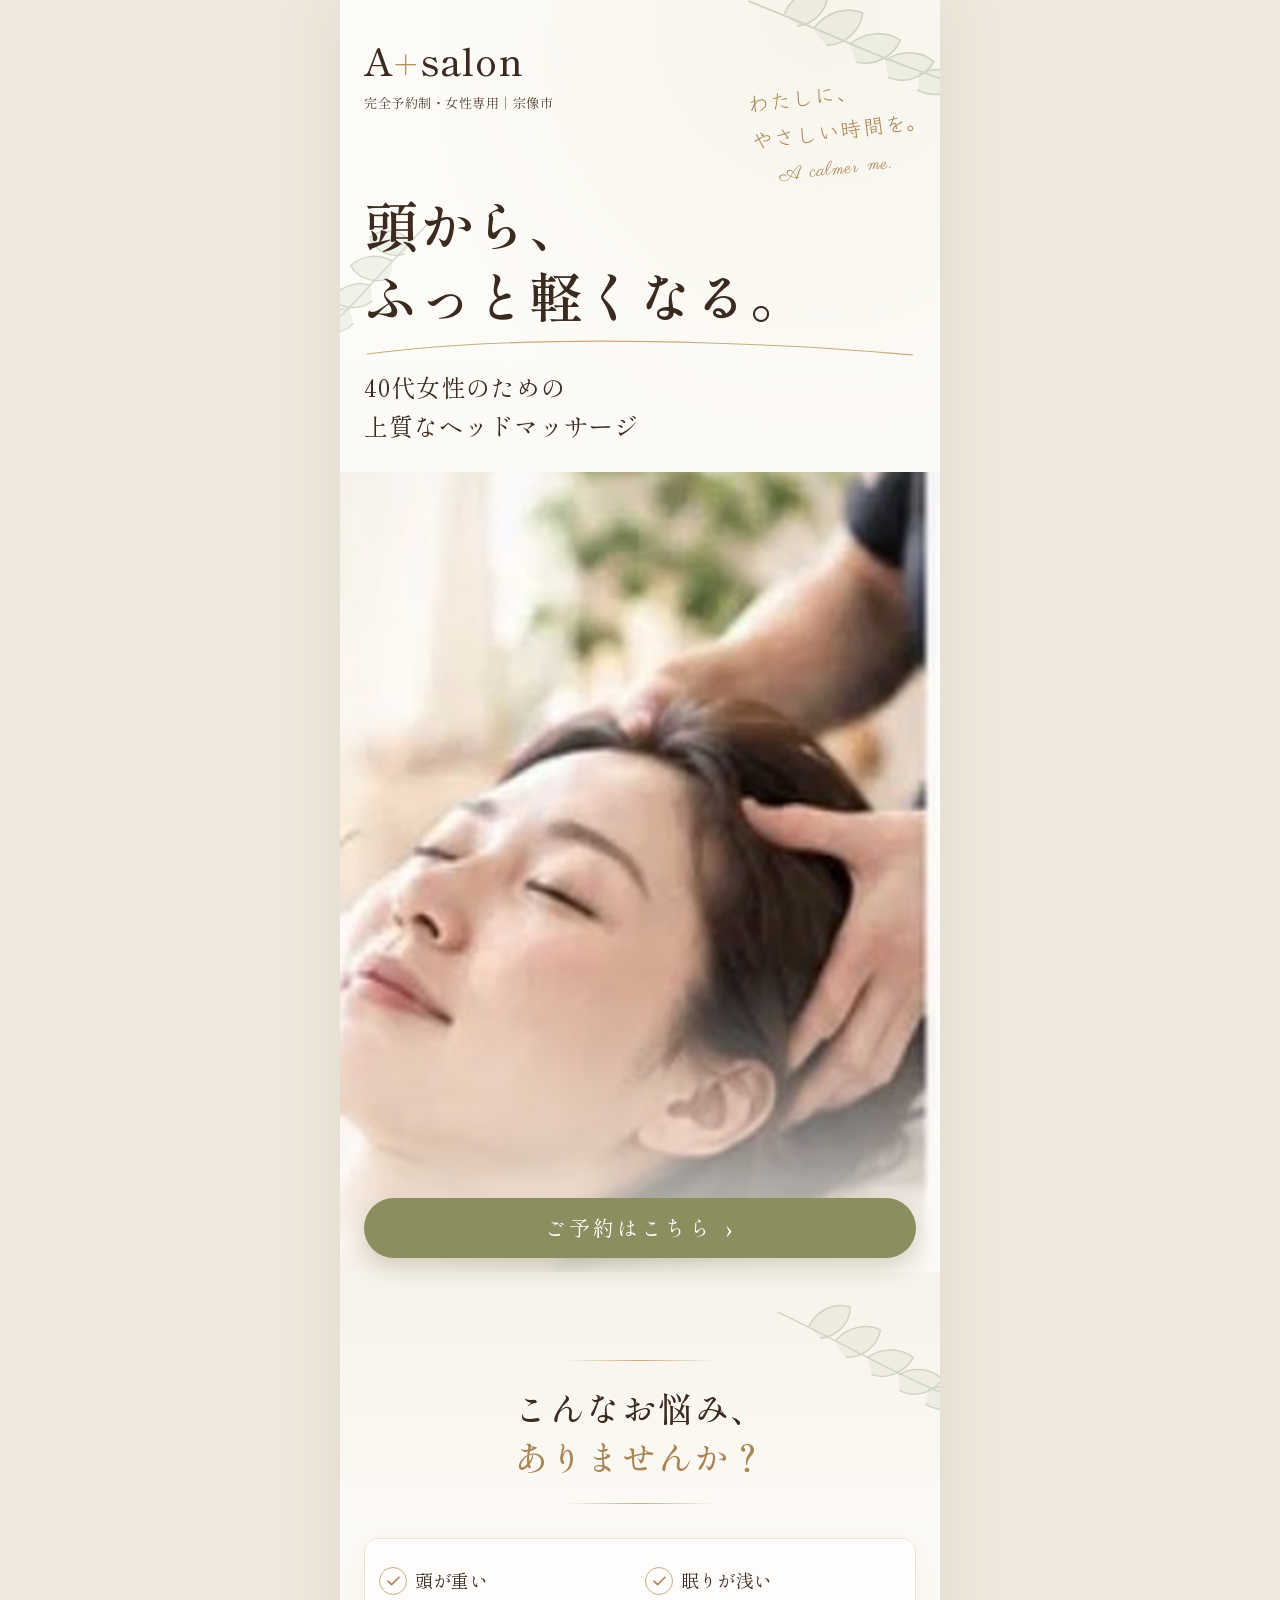
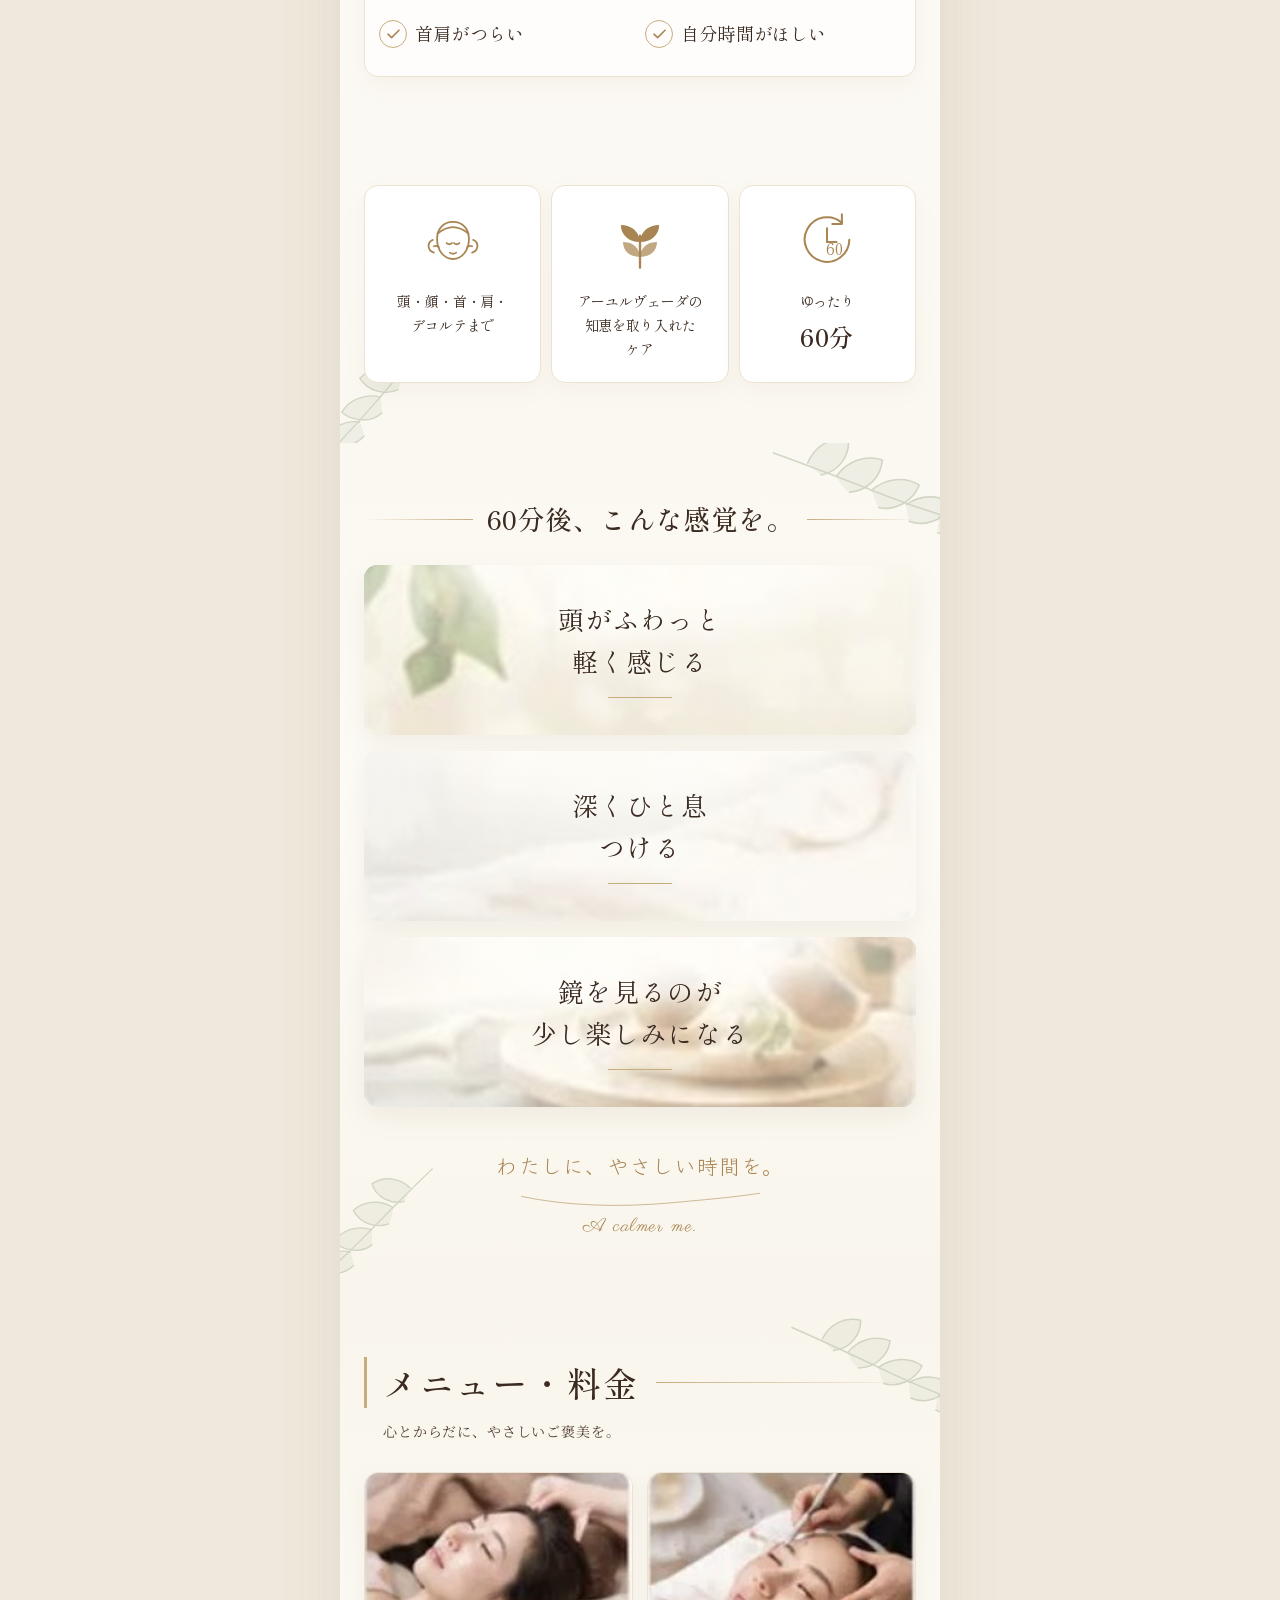
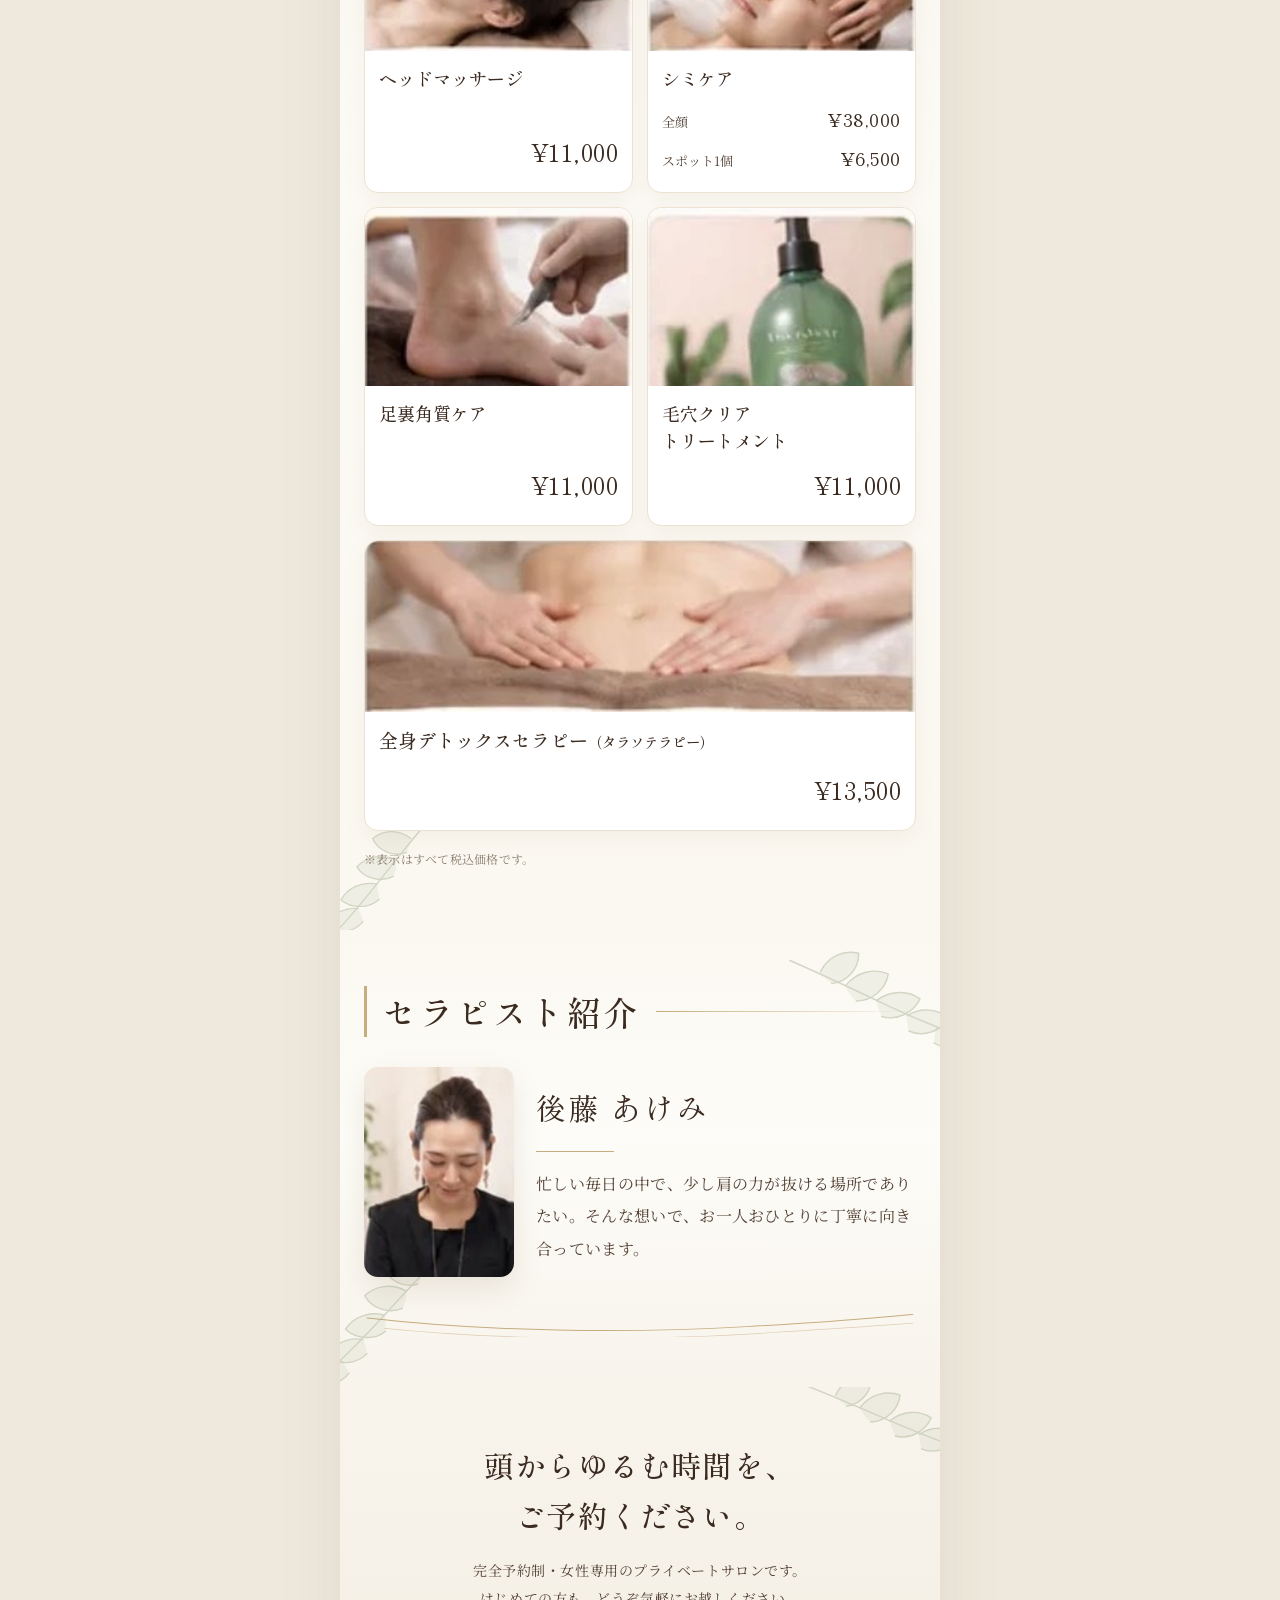
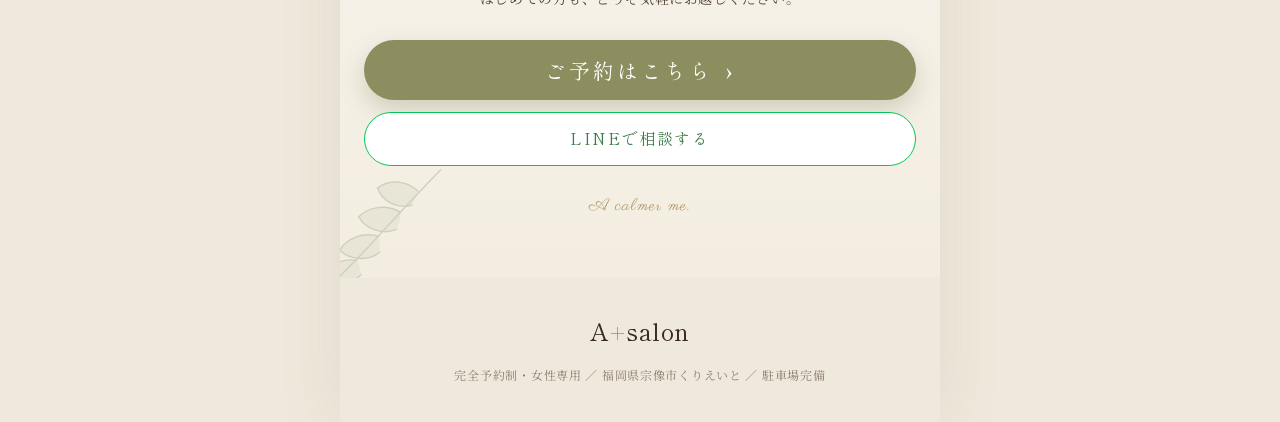
<file: coded.html>
<!DOCTYPE html>
<html lang="ja">
<head>
<meta charset="UTF-8">
<meta name="viewport" content="width=device-width, initial-scale=1, viewport-fit=cover">
<title>A＋salon｜40代女性のための上質なヘッドマッサージ（福岡県宗像市・完全予約制／女性専用）</title>
<meta name="description" content="福岡県宗像市くりえいとのA＋salon。頭・顔・首・肩・デコルテまで、アーユルヴェーダの知恵を取り入れたヘッドマッサージでゆったり60分。完全予約制・女性専用・駐車場完備。">
<meta property="og:title" content="A＋salon｜頭から、ふっと軽くなる。">
<meta property="og:description" content="40代女性のための上質なヘッドマッサージ。わたしに、やさしい時間を。">
<meta property="og:type" content="website">
<meta property="og:image" content="assets/images/hero.jpg">
<link rel="preconnect" href="https://fonts.googleapis.com">
<link rel="preconnect" href="https://fonts.gstatic.com" crossorigin>
<link href="https://fonts.googleapis.com/css2?family=Shippori+Mincho:wght@400;500;600;700&family=Noto+Serif+JP:wght@300;400;500;600&family=Klee+One:wght@400;600&family=Parisienne&display=swap" rel="stylesheet">
<link rel="stylesheet" href="assets/css/style.css">
</head>
<body>

<div class="page">

  <!-- ============================================================
       01. ファーストビュー
       ============================================================ -->
  <header class="hero" id="top">
    <img class="deco deco--hero-tr" src="assets/images/leaf.svg" alt="" aria-hidden="true">
    <img class="deco deco--hero-l"  src="assets/images/leaf.svg" alt="" aria-hidden="true">

    <div class="hero__head">
      <div class="brand">
        <p class="brand__logo">A<span class="brand__plus">＋</span>salon</p>
        <p class="brand__tag">完全予約制・女性専用｜宗像市</p>
      </div>
      <p class="script script--hero">
        <span class="script__ja">わたしに、<br>やさしい時間を。</span>
        <span class="script__en">A calmer me.</span>
      </p>
    </div>

    <h1 class="hero__title">
      <span>頭から、</span>
      <span>ふっと軽くなる。</span>
    </h1>

    <svg class="swash swash--hero" viewBox="0 0 320 20" preserveAspectRatio="none" aria-hidden="true">
      <path d="M2 17C60 4 130 2 200 6s90 8 118 12" fill="none" stroke="currentColor" stroke-width="1.1" stroke-linecap="round"/>
    </svg>

    <p class="hero__lead">40代女性のための<br>上質なヘッドマッサージ</p>

    <figure class="hero__photo">
      <img src="assets/images/hero.jpg" alt="ヘッドマッサージの施術を受ける女性" width="812" height="1240">
    </figure>

    <a class="btn btn--cta hero__cta" href="https://utage-system.com/p/iQg0VtOIWxzt?utm_source=lp&amp;utm_medium=web&amp;utm_content=hero">ご予約はこちら<span class="btn__arrow" aria-hidden="true">›</span></a>
  </header>


  <!-- ============================================================
       02. お悩み ＋ A＋salonのヘッドマッサージ
       ============================================================ -->
  <section class="worry">
    <img class="deco deco--worry-tr" src="assets/images/leaf.svg" alt="" aria-hidden="true">
    <img class="deco deco--worry-bl" src="assets/images/leaf.svg" alt="" aria-hidden="true">

    <h2 class="title-rule">
      <span>こんなお悩み、</span>
      <span class="title-rule__accent">ありませんか？</span>
    </h2>

    <ul class="checklist">
      <li>頭が重い</li>
      <li>眠りが浅い</li>
      <li>首肩がつらい</li>
      <li>自分時間がほしい</li>
    </ul>

    <p class="label-rule">A<span class="label-rule__plus">＋</span>salon のヘッドマッサージ</p>

    <div class="points">
      <article class="point">
        <div class="point__icon">
          <svg viewBox="0 0 64 64" aria-hidden="true">
            <g fill="none" stroke="currentColor" stroke-width="1.7" stroke-linecap="round" stroke-linejoin="round">
              <path d="M32 13c9 0 15 6.5 15 16 0 11-6.5 19-15 19s-15-8-15-19c0-9.5 6-16 15-16z"/>
              <path d="M17.5 24c5-4 10-6 14.5-6s9.5 2 14.5 6"/>
              <path d="M26 33c1.6 1.4 3.4 1.4 5 0M33 33c1.6 1.4 3.4 1.4 5 0"/>
              <path d="M29 42c2 1.4 4 1.4 6 0"/>
              <path d="M13 30c-2.5 1-4 3-4 5.6 0 3 2 5.4 5 6.4M51 30c2.5 1 4 3 4 5.6 0 3-2 5.4-5 6.4"/>
              <path d="M14 36c1.6-.6 3.2-.4 4.6.6M50 36c-1.6-.6-3.2-.4-4.6.6"/>
            </g>
          </svg>
        </div>
        <p class="point__text">頭・顔・首・肩・<br>デコルテまで</p>
      </article>

      <article class="point">
        <div class="point__icon">
          <svg viewBox="0 0 64 64" aria-hidden="true">
            <path d="M32 56V26" fill="none" stroke="currentColor" stroke-width="2.2" stroke-linecap="round"/>
            <path d="M32 30c-2-9-9-14-18-14 0 9 7 16 18 16zM32 30c2-9 9-14 18-14 0 9-7 16-18 16z" fill="currentColor"/>
            <path d="M32 44c-2-8-8-12-16-12 0 8 6 14 16 14zM32 44c2-8 8-12 16-12 0 8-6 14-16 14z" fill="currentColor" opacity=".72"/>
          </svg>
        </div>
        <p class="point__text">アーユルヴェーダの<br>知恵を取り入れた<br>ケア</p>
      </article>

      <article class="point">
        <div class="point__icon">
          <svg viewBox="0 0 64 64" aria-hidden="true">
            <g fill="none" stroke="currentColor" stroke-width="1.9" stroke-linecap="round" stroke-linejoin="round">
              <path d="M46 14A21 21 0 1 0 53 30"/>
              <path d="M46 6v9h-9"/>
              <path d="M32 19v13h9"/>
            </g>
            <text class="point__num" x="39" y="44" text-anchor="middle">60</text>
          </svg>
        </div>
        <p class="point__text">ゆったり<br><strong>60分</strong></p>
      </article>
    </div>
  </section>


  <!-- ============================================================
       03. 60分後、こんな感覚を。
       ============================================================ -->
  <section class="after">
    <img class="deco deco--after-tr" src="assets/images/leaf.svg" alt="" aria-hidden="true">
    <img class="deco deco--after-bl" src="assets/images/leaf.svg" alt="" aria-hidden="true">

    <h2 class="title-sides">60分後、こんな感覚を。</h2>

    <div class="after__list">
      <figure class="after__card">
        <img src="assets/images/feel-1.jpg" alt="" width="688" height="232">
        <figcaption>頭がふわっと<br>軽く感じる</figcaption>
      </figure>
      <figure class="after__card">
        <img src="assets/images/feel-2.jpg" alt="" width="688" height="232">
        <figcaption>深くひと息<br>つける</figcaption>
      </figure>
      <figure class="after__card">
        <img src="assets/images/feel-3.jpg" alt="" width="688" height="232">
        <figcaption>鏡を見るのが<br>少し楽しみになる</figcaption>
      </figure>
    </div>

    <p class="script script--center">
      <span class="script__ja">わたしに、やさしい時間を。</span>
      <svg class="swash" viewBox="0 0 320 20" preserveAspectRatio="none" aria-hidden="true">
        <path d="M2 8c60 12 130 14 200 8s90-8 118-12" fill="none" stroke="currentColor" stroke-width="1.1" stroke-linecap="round"/>
      </svg>
      <span class="script__en">A calmer me.</span>
    </p>
  </section>


  <!-- ============================================================
       04. メニュー・料金
       ============================================================ -->
  <section class="menu" id="menu">
    <img class="deco deco--menu-tr" src="assets/images/leaf.svg" alt="" aria-hidden="true">
    <img class="deco deco--menu-bl" src="assets/images/leaf.svg" alt="" aria-hidden="true">

    <h2 class="title-bar">メニュー・料金</h2>
    <p class="title-bar__sub">心とからだに、やさしいご褒美を。</p>

    <div class="menu__grid">
      <article class="menu__card">
        <img src="assets/images/menu-1.jpg" alt="ヘッドマッサージ" width="519" height="363">
        <div class="menu__body">
          <h3 class="menu__name">ヘッドマッサージ</h3>
          <p class="menu__price">¥11,000</p>
        </div>
      </article>

      <article class="menu__card">
        <img src="assets/images/menu-2.jpg" alt="シミケア" width="519" height="363">
        <div class="menu__body">
          <h3 class="menu__name">シミケア</h3>
          <dl class="menu__rows">
            <div><dt>全顔</dt><dd>¥38,000</dd></div>
            <div><dt>スポット1個</dt><dd>¥6,500</dd></div>
          </dl>
        </div>
      </article>

      <article class="menu__card">
        <img src="assets/images/menu-3.jpg" alt="足裏角質ケア" width="519" height="366">
        <div class="menu__body">
          <h3 class="menu__name">足裏角質ケア</h3>
          <p class="menu__price">¥11,000</p>
        </div>
      </article>

      <article class="menu__card">
        <img src="assets/images/menu-4.jpg" alt="毛穴クリアトリートメント" width="519" height="366">
        <div class="menu__body">
          <h3 class="menu__name">毛穴クリア<br>トリートメント</h3>
          <p class="menu__price">¥11,000</p>
        </div>
      </article>

      <article class="menu__card menu__card--wide">
        <img src="assets/images/menu-5.jpg" alt="全身デトックスセラピー（タラソテラピー）" width="1074" height="345">
        <div class="menu__body">
          <h3 class="menu__name">全身デトックスセラピー<span class="menu__name-sub">（タラソテラピー）</span></h3>
          <p class="menu__price">¥13,500</p>
        </div>
      </article>
    </div>

    <p class="menu__note">※表示はすべて税込価格です。</p>
  </section>


  <!-- ============================================================
       05. セラピスト紹介
       ============================================================ -->
  <section class="therapist">
    <img class="deco deco--thera-tr" src="assets/images/leaf.svg" alt="" aria-hidden="true">
    <img class="deco deco--thera-bl" src="assets/images/leaf.svg" alt="" aria-hidden="true">

    <h2 class="title-bar">セラピスト紹介</h2>

    <div class="therapist__body">
      <figure class="therapist__photo">
        <img src="assets/images/therapist.jpg" alt="A＋salon セラピスト 後藤あけみ" width="393" height="822">
      </figure>
      <div class="therapist__text">
        <p class="therapist__name">後藤 あけみ</p>
        <p class="therapist__msg">忙しい毎日の中で、少し肩の力が抜ける場所でありたい。そんな想いで、お一人おひとりに丁寧に向き合っています。</p>
      </div>
    </div>

    <svg class="swash swash--wide" viewBox="0 0 320 30" preserveAspectRatio="none" aria-hidden="true">
      <path d="M2 8c70 16 150 18 220 10s70-10 96-14" fill="none" stroke="currentColor" stroke-width="1.1" stroke-linecap="round"/>
      <path d="M12 20c70 14 150 14 216 6s62-8 90-12" fill="none" stroke="currentColor" stroke-width=".8" stroke-linecap="round" opacity=".55"/>
    </svg>
  </section>


  <!-- ============================================================
       06. ご予約
       ============================================================ -->
  <section class="closing" id="reserve">
    <img class="deco deco--close-l" src="assets/images/leaf.svg" alt="" aria-hidden="true">
    <img class="deco deco--close-r" src="assets/images/leaf.svg" alt="" aria-hidden="true">

    <h2 class="closing__title">頭からゆるむ時間を、<br>ご予約ください。</h2>
    <p class="closing__text">
      完全予約制・女性専用のプライベートサロンです。<br>
      はじめての方も、どうぞ気軽にお越しください。
    </p>

    <div class="closing__actions">
      <a class="btn btn--cta" href="https://utage-system.com/p/iQg0VtOIWxzt?utm_source=lp&amp;utm_medium=web&amp;utm_content=closing">ご予約はこちら<span class="btn__arrow" aria-hidden="true">›</span></a>
      <a class="btn btn--line" href="https://utage-system.com/p/mo21mpxjZvXn?utm_source=lp&amp;utm_medium=web&amp;utm_content=line">LINEで相談する</a>
    </div>

    <p class="script script--center script--small">
      <span class="script__en">A calmer me.</span>
    </p>
  </section>

  <footer class="site-footer">
    <p class="site-footer__logo">A<span class="brand__plus">＋</span>salon</p>
    <p>完全予約制・女性専用 ／ 福岡県宗像市くりえいと ／ 駐車場完備</p>
  </footer>

</div>

<script src="assets/js/main.js" defer></script>
</body>
</html>
</file>
<file: assets/css/style.css>
@charset "UTF-8";

/* =========================================================
   A＋salon LP — design tokens
   色・余白・書体はここを変えるとページ全体に反映されます
   ========================================================= */
:root{
  --cream:      #fcfaf5;   /* ページ地色 */
  --cream-warm: #f8f3e9;   /* セクション地色（やや濃い） */
  --card:       #ffffff;
  --line:       #ece2d1;
  --ink:        #3a2a20;   /* 見出しの濃茶 */
  --ink-body:   #524034;   /* 本文 */
  --ink-mute:   #8b7c6d;
  --gold:       #a98553;
  --gold-light: #c6ad80;
  --gold-pale:  #efe5d1;
  --olive:      #8c8e60;   /* CTAボタン */
  --olive-dark: #7a7c50;
  --line-green: #06c755;

  --serif:  "Shippori Mincho", "Noto Serif JP", "Hiragino Mincho ProN", "Yu Mincho", serif;
  --body:   "Noto Serif JP", "Shippori Mincho", "Hiragino Mincho ProN", "Yu Mincho", serif;
  --hand:   "Klee One", "Shippori Mincho", serif;
  --script: "Parisienne", cursive;

  --pad: 24px;
  --radius: 14px;
}

*,*::before,*::after{ box-sizing:border-box; }
html{ -webkit-text-size-adjust:100%; scroll-behavior:smooth; }

body{
  margin:0;
  background:#efe9dd;
  color:var(--ink-body);
  font-family:var(--body);
  font-size:14px;
  line-height:1.95;
  letter-spacing:.04em;
  -webkit-font-smoothing:antialiased;
}

img{ max-width:100%; height:auto; display:block; }
a{ color:inherit; text-decoration:none; }
h1,h2,h3{ margin:0; font-family:var(--serif); font-weight:500; line-height:1.5; color:var(--ink); }
p{ margin:0; }
ul,ol,dl,dd{ margin:0; padding:0; }
li{ list-style:none; }

/* スマホ縦のデザインをベースに、PCでは中央寄せの1カラム */
.page{
  position:relative;
  max-width:600px;
  margin:0 auto;
  background:var(--cream);
  overflow:hidden;
  box-shadow:0 0 60px rgba(120,100,70,.12);
}

/* 葉っぱ装飾（共通） */
.deco{
  position:absolute;
  width:150px;
  opacity:.5;
  pointer-events:none;
  user-select:none;
  z-index:0;
}

/* =========================================================
   共通パーツ
   ========================================================= */

/* ゴールドの細いスワッシュ（手描き風の線） */
.swash{ display:block; width:100%; height:16px; color:var(--gold-light); }
.swash--wide{ height:26px; }

/* 手書き＋筆記体のキャッチ */
.script{ font-family:var(--hand); color:var(--gold); line-height:1.75; }
.script__ja{ display:block; font-size:19px; letter-spacing:.06em; }
.script__en{ display:block; font-family:var(--script); font-size:19px; letter-spacing:.06em; color:var(--gold); }
.script--center{ text-align:center; }
.script--center .script__ja{ font-size:21px; }
.script--center .swash{ margin:6px auto 4px; max-width:240px; }
.script--small .script__en{ font-size:17px; opacity:.85; }

/* 上下に細い罫線が入る見出し */
.title-rule{
  position:relative;
  text-align:center;
  font-size:clamp(23px, 7.6vw, 34px);
  letter-spacing:.06em;
  line-height:1.45;
}
.title-rule span{ display:block; }
.title-rule__accent{ color:var(--gold); }
.title-rule::before,
.title-rule::after{
  content:"";
  display:block;
  width:150px;
  height:1px;
  margin:0 auto;
  background:linear-gradient(90deg,transparent,var(--gold-light),transparent);
}
.title-rule::before{ margin-bottom:22px; }
.title-rule::after{ margin-top:22px; }

/* 左右に線が伸びる見出し */
.title-sides{
  display:flex;
  align-items:center;
  gap:14px;
  font-size:clamp(18px, 6vw, 27px);
  letter-spacing:.02em;
  white-space:nowrap;
}
.title-sides::before,
.title-sides::after{
  content:"";
  flex:1 1 auto;
  height:1px;
  background:linear-gradient(90deg,transparent,var(--gold-light));
}
.title-sides::after{ background:linear-gradient(90deg,var(--gold-light),transparent); }

/* ラベル見出し（—— A＋salon のヘッドマッサージ ——） */
.label-rule{
  display:flex;
  align-items:center;
  gap:14px;
  font-family:var(--serif);
  font-size:clamp(14px, 4.6vw, 21px);
  color:var(--ink);
  letter-spacing:.02em;
  white-space:nowrap;
}
.label-rule::before,
.label-rule::after{
  content:"";
  flex:1 1 auto;
  height:1px;
  background:linear-gradient(90deg,transparent,var(--gold-light));
}
.label-rule::after{ background:linear-gradient(90deg,var(--gold-light),transparent); }
.label-rule__plus{ color:var(--gold); font-size:.82em; margin:0 -.2em; }

/* 左にゴールドの縦バー＋右に罫線が伸びる見出し */
.title-bar{
  display:flex;
  align-items:center;
  gap:16px;
  font-size:clamp(23px, 7.4vw, 34px);
  letter-spacing:.08em;
  padding-left:16px;
  border-left:3px solid var(--gold-light);
  white-space:nowrap;
}
.title-bar::after{
  content:"";
  flex:1 1 auto;
  height:1px;
  background:linear-gradient(90deg,var(--gold-light),transparent);
}
.title-bar__sub{
  margin-top:10px;
  padding-left:19px;
  font-size:14px;
  color:var(--ink-body);
  letter-spacing:.06em;
}

/* ボタン */
.btn{
  display:flex;
  align-items:center;
  justify-content:center;
  gap:.6em;
  min-height:60px;
  padding:0 26px;
  border-radius:999px;
  font-family:var(--serif);
  font-size:clamp(15px, 4.9vw, 21px);
  letter-spacing:.14em;
  transition:transform .25s ease, box-shadow .25s ease, background-color .25s ease;
}
.btn__arrow{ font-size:1.05em; line-height:1; transform:translateY(-1px); }
.btn--cta{
  background:var(--olive);
  color:#fff;
  box-shadow:0 10px 24px rgba(110,110,70,.26);
}
.btn--cta:hover{ background:var(--olive-dark); transform:translateY(-2px); }
.btn--line{
  background:#fff;
  color:#3f7d4c;
  border:1px solid var(--line-green);
  font-size:16px;
  letter-spacing:.1em;
  min-height:54px;
}
.btn--line:hover{ background:#f3fbf4; transform:translateY(-2px); }

/* =========================================================
   01. ファーストビュー
   ========================================================= */
.hero{
  position:relative;
  padding:38px 0 46px;
  background:
    radial-gradient(120% 60% at 80% 0%, #f7f4ea 0%, rgba(247,244,234,0) 60%),
    linear-gradient(180deg,#fdfcf8 0%, var(--cream) 55%, #f8f4ec 100%);
  overflow:hidden;
}
.deco--hero-tr{ top:-26px; right:-34px; width:230px; transform:scaleX(-1) rotate(8deg); }
.deco--hero-l { top:230px; left:-70px; width:190px; transform:rotate(-16deg); opacity:.42; }

.hero__head{
  position:relative;
  z-index:1;
  min-height:120px;
  padding:0 var(--pad);
}
.brand__logo{
  font-family:var(--serif);
  font-size:38px;
  font-weight:500;
  line-height:1.15;
  letter-spacing:.02em;
  color:var(--ink);
}
.brand__plus{ color:var(--gold); font-size:.78em; margin:0 -.08em; }
.brand__tag{
  margin-top:8px;
  font-size:clamp(10.5px, 3.1vw, 13px);
  letter-spacing:.04em;
  white-space:nowrap;
  color:var(--ink-body);
}
.script--hero{
  position:absolute;
  top:26px;
  right:calc(var(--pad) - 4px);
  width:max-content;
  max-width:58%;
  text-align:left;
  white-space:nowrap;
  transform:rotate(-7deg);
  transform-origin:right top;
}
.script--hero .script__ja{ font-size:clamp(14px, 4.6vw, 21px); }
.script--hero .script__en{ margin-top:4px; padding-left:1.2em; font-size:clamp(13px, 4.2vw, 19px); }

.hero__title{
  position:relative;
  z-index:1;
  margin-top:30px;
  padding:0 var(--pad);
  font-size:clamp(30px, 10.2vw, 54px);
  font-weight:600;
  line-height:1.32;
  letter-spacing:.02em;
}
.hero__title span{ display:block; }
.swash--hero{
  position:relative;
  z-index:1;
  margin:6px 0 0;
  padding:0 var(--pad);
  height:20px;
}
.hero__lead{
  position:relative;
  z-index:1;
  margin-top:10px;
  padding:0 var(--pad);
  font-family:var(--serif);
  font-size:clamp(16px, 5.2vw, 24px);
  line-height:1.65;
  letter-spacing:.04em;
  color:var(--ink);
}

.hero__photo{
  position:relative;
  z-index:1;
  margin:26px 0 0;
  aspect-ratio:3 / 4;
}
.hero__photo img{
  width:100%;
  height:100%;
  object-fit:cover;
  object-position:center 28%;
}
.hero__photo::after{
  content:"";
  position:absolute;
  inset:auto 0 0 0;
  height:38%;
  background:linear-gradient(180deg,rgba(252,250,245,0) 0%,rgba(252,250,245,.55) 62%,rgba(252,250,245,.9) 100%);
  pointer-events:none;
}
.hero__cta{
  position:relative;
  z-index:2;
  margin:-74px var(--pad) 0;
}

/* =========================================================
   02. お悩み ＋ 特長
   ========================================================= */
.worry{
  position:relative;
  padding:56px var(--pad) 60px;
  background:linear-gradient(180deg,#f8f4ec 0%, var(--cream) 30%, #fbf8f1 100%);
  overflow:hidden;
}
.deco--worry-tr{ top:-10px; right:-40px; width:210px; transform:scaleX(-1) rotate(4deg); }
.deco--worry-bl{ bottom:-20px; left:-60px; width:190px; transform:rotate(-18deg); opacity:.4; }

.checklist{
  position:relative;
  z-index:1;
  margin-top:34px;
  padding:24px 14px;
  display:grid;
  grid-template-columns:1fr 1fr;
  gap:18px 10px;
  background:rgba(255,255,255,.72);
  border:1px solid var(--line);
  border-radius:var(--radius);
  box-shadow:0 8px 26px rgba(150,125,90,.07);
}
.checklist li{
  display:flex;
  align-items:center;
  gap:8px;
  font-family:var(--serif);
  font-size:clamp(12.5px, 3.7vw, 18px);
  letter-spacing:.01em;
  white-space:nowrap;
  color:var(--ink);
}
.checklist li::before{
  content:"";
  flex:0 0 auto;
  width:clamp(20px, 5.8vw, 28px);
  height:clamp(20px, 5.8vw, 28px);
  border-radius:50%;
  border:1px solid var(--gold-light);
  background:
    no-repeat center/13px 10px
    url("data:image/svg+xml;charset=utf-8,%3Csvg xmlns='http://www.w3.org/2000/svg' viewBox='0 0 13 10'%3E%3Cpath d='M1 5.2 4.6 8.6 12 1.2' fill='none' stroke='%23a98553' stroke-width='1.6' stroke-linecap='round' stroke-linejoin='round'/%3E%3C/svg%3E");
}

.label-rule{ margin-top:46px; }

.points{
  position:relative;
  z-index:1;
  margin-top:22px;
  display:grid;
  grid-template-columns:repeat(3,1fr);
  gap:10px;
}
.point{
  display:flex;
  flex-direction:column;
  align-items:center;
  justify-content:flex-start;
  gap:14px;
  padding:22px 6px 20px;
  background:var(--card);
  border:1px solid var(--line);
  border-radius:var(--radius);
  box-shadow:0 8px 22px rgba(150,125,90,.06);
  text-align:center;
}
.point__icon{ color:var(--gold); width:clamp(44px, 14vw, 68px); height:clamp(44px, 14vw, 68px); }
.point__icon svg{ width:100%; height:100%; }
.point__num{
  font-family:var(--serif);
  font-size:15px;
  fill:currentColor;
  letter-spacing:.02em;
}
.point__text{
  font-family:var(--serif);
  font-size:clamp(9.2px, 2.55vw, 14px);
  line-height:1.7;
  letter-spacing:-.01em;
  color:var(--ink);
}
.point__text strong{ display:block; margin-top:2px; font-size:1.75em; font-weight:600; letter-spacing:.02em; }

/* =========================================================
   03. 60分後、こんな感覚を。
   ========================================================= */
.after{
  position:relative;
  padding:56px var(--pad) 58px;
  background:linear-gradient(180deg,#fbf8f1 0%, #fdfbf6 40%, #f9f5ec 100%);
  overflow:hidden;
}
.deco--after-tr{ top:-20px; right:-50px; width:220px; transform:scaleX(-1) rotate(10deg); }
.deco--after-bl{ bottom:10px; left:-64px; width:180px; transform:rotate(-14deg); opacity:.42; }

.after__list{
  position:relative;
  z-index:1;
  margin-top:26px;
  display:grid;
  gap:16px;
}
.after__card{
  position:relative;
  margin:0;
  border-radius:var(--radius);
  overflow:hidden;
  min-height:170px;
  display:flex;
  align-items:center;
  justify-content:center;
  box-shadow:0 10px 26px rgba(150,125,90,.10);
}
.after__card img{
  position:absolute;
  inset:0;
  width:100%;
  height:100%;
  object-fit:cover;
}
.after__card::after{
  content:"";
  position:absolute;
  inset:0;
  background:linear-gradient(180deg,rgba(255,253,247,.58),rgba(255,253,247,.42));
}
.after__card figcaption{
  position:relative;
  z-index:1;
  padding:22px 18px 26px;
  text-align:center;
  font-family:var(--serif);
  font-size:clamp(17px, 5.6vw, 26px);
  line-height:1.6;
  letter-spacing:.05em;
  color:var(--ink);
  text-shadow:0 1px 10px rgba(255,255,255,.9);
}
.after__card figcaption::after{
  content:"";
  display:block;
  width:64px;
  height:1px;
  margin:16px auto 0;
  background:var(--gold-light);
}
.after .script--center{ margin-top:40px; }

/* =========================================================
   04. メニュー・料金
   ========================================================= */
.menu{
  position:relative;
  padding:56px var(--pad) 60px;
  background:linear-gradient(180deg,#f9f5ec 0%, var(--cream) 35%, #fbf8f1 100%);
  overflow:hidden;
}
.deco--menu-tr{ top:6px; right:-46px; width:200px; transform:scaleX(-1) rotate(6deg); }
.deco--menu-bl{ bottom:-16px; left:-58px; width:180px; transform:rotate(-20deg); opacity:.4; }

.menu__grid{
  position:relative;
  z-index:1;
  margin-top:26px;
  display:grid;
  grid-template-columns:1fr 1fr;
  gap:14px;
}
.menu__card{
  display:flex;
  flex-direction:column;
  background:var(--card);
  border:1px solid var(--line);
  border-radius:var(--radius);
  overflow:hidden;
  box-shadow:0 8px 22px rgba(150,125,90,.08);
}
.menu__card img{
  width:100%;
  aspect-ratio:3 / 2;
  object-fit:cover;
}
.menu__body{
  flex:1 1 auto;
  display:flex;
  flex-direction:column;
  gap:8px;
  padding:14px 14px 16px;
}
.menu__name{
  font-size:clamp(13px, 3.9vw, 18px);
  line-height:1.5;
  letter-spacing:0;
}
.menu__name-sub{ font-size:.75em; letter-spacing:0; }
.menu__price{
  margin-top:auto;
  text-align:right;
  font-family:var(--serif);
  font-size:clamp(17px, 5.2vw, 24px);
  letter-spacing:.02em;
  white-space:nowrap;
  color:var(--ink);
}
.menu__rows{ margin-top:auto; display:grid; gap:2px; }
.menu__rows > div{
  display:flex;
  align-items:baseline;
  justify-content:space-between;
  gap:8px;
}
.menu__rows > div{ gap:6px; }
.menu__rows dt{ font-size:clamp(10px, 3vw, 13px); white-space:nowrap; color:var(--ink-body); letter-spacing:0; }
.menu__rows dd{ font-family:var(--serif); font-size:clamp(14px, 4.2vw, 19px); white-space:nowrap; color:var(--ink); }

.menu__card--wide{ grid-column:1 / -1; }
.menu__card--wide img{ aspect-ratio:16 / 5; }
.menu__card--wide .menu__name{ font-size:clamp(14px, 4.2vw, 19px); }
.menu__card--wide .menu__price{ margin-top:4px; }

.menu__note{
  position:relative;
  z-index:1;
  margin-top:16px;
  font-size:12px;
  color:var(--ink-mute);
  letter-spacing:.02em;
}

/* =========================================================
   05. セラピスト紹介
   ========================================================= */
.therapist{
  position:relative;
  padding:56px var(--pad) 50px;
  background:linear-gradient(180deg,#fbf8f1 0%, #fdfcf8 45%, #f8f4ec 100%);
  overflow:hidden;
}
.deco--thera-tr{ top:10px; right:-44px; width:200px; transform:scaleX(-1) rotate(6deg); }
.deco--thera-bl{ bottom:6px; left:-56px; width:190px; transform:rotate(-16deg); opacity:.42; }

.therapist__body{
  position:relative;
  z-index:1;
  margin-top:30px;
  display:grid;
  grid-template-columns:minmax(0,150px) minmax(0,1fr);
  gap:22px;
  align-items:center;
}
.therapist__photo{ margin:0; }
.therapist__photo img{
  width:100%;
  aspect-ratio:3 / 4.2;
  object-fit:cover;
  object-position:center 22%;
  border-radius:var(--radius);
  box-shadow:0 12px 28px rgba(150,125,90,.16);
}
.therapist__name{
  font-family:var(--serif);
  font-size:clamp(21px, 6.6vw, 30px);
  letter-spacing:.08em;
  color:var(--ink);
}
.therapist__name::after{
  content:"";
  display:block;
  width:78px;
  height:1px;
  margin:14px 0 16px;
  background:var(--gold-light);
}
.therapist__msg{
  font-size:clamp(12px, 3.6vw, 16px);
  line-height:2.05;
  letter-spacing:.02em;
}
.therapist .swash--wide{ margin-top:34px; }

/* =========================================================
   06. ご予約
   ========================================================= */
.closing{
  position:relative;
  padding:54px var(--pad) 56px;
  background:linear-gradient(180deg,#f8f4ec 0%, #f3ede1 100%);
  text-align:center;
  overflow:hidden;
}
.deco--close-l{ bottom:-24px; left:-62px; width:190px; transform:rotate(-16deg); opacity:.45; }
.deco--close-r{ top:-24px; right:-52px; width:190px; transform:scaleX(-1) rotate(8deg); opacity:.45; }

.closing__title{
  position:relative;
  z-index:1;
  font-size:clamp(20px, 6.4vw, 30px);
  line-height:1.65;
  letter-spacing:.04em;
}
.closing__text{
  position:relative;
  z-index:1;
  margin-top:16px;
  font-size:14px;
  line-height:2;
}
.closing__actions{
  position:relative;
  z-index:1;
  margin-top:28px;
  display:grid;
  gap:12px;
}
.closing .script--center{ margin-top:26px; }

/* =========================================================
   フッター
   ========================================================= */
.site-footer{
  padding:30px var(--pad) 36px;
  background:#efe9dd;
  text-align:center;
  font-size:12px;
  letter-spacing:.06em;
  color:var(--ink-mute);
}
.site-footer__logo{
  font-family:var(--serif);
  font-size:24px;
  letter-spacing:.02em;
  color:var(--ink);
  margin-bottom:8px;
}

/* =========================================================
   スクロール演出
   ========================================================= */
.reveal{ opacity:0; transform:translateY(16px); }
.reveal.is-visible{
  opacity:1;
  transform:none;
  transition:opacity .9s ease, transform .9s ease;
}
@media (prefers-reduced-motion:reduce){
  html{ scroll-behavior:auto; }
  .reveal,.reveal.is-visible{ opacity:1; transform:none; transition:none; }
  .btn{ transition:none; }
}

/* =========================================================
   小さめの画面（iPhone SE など）
   ※ 文字サイズは clamp() で可変。ここでは余白まわりだけ詰めます
   ========================================================= */
@media (max-width:380px){
  :root{ --pad:18px; }
  .checklist{ padding:20px 12px; gap:14px 8px; }
  .point{ padding:18px 5px 16px; gap:10px; }
  .menu__body{ padding:12px 10px 14px; }
  .therapist__body{ grid-template-columns:minmax(0,125px) minmax(0,1fr); gap:16px; }
  .btn{ letter-spacing:.08em; }
}

/* 画面が広いときは葉っぱをやや控えめに */
@media (min-width:601px){
  .deco{ opacity:.42; }
}
</file>
